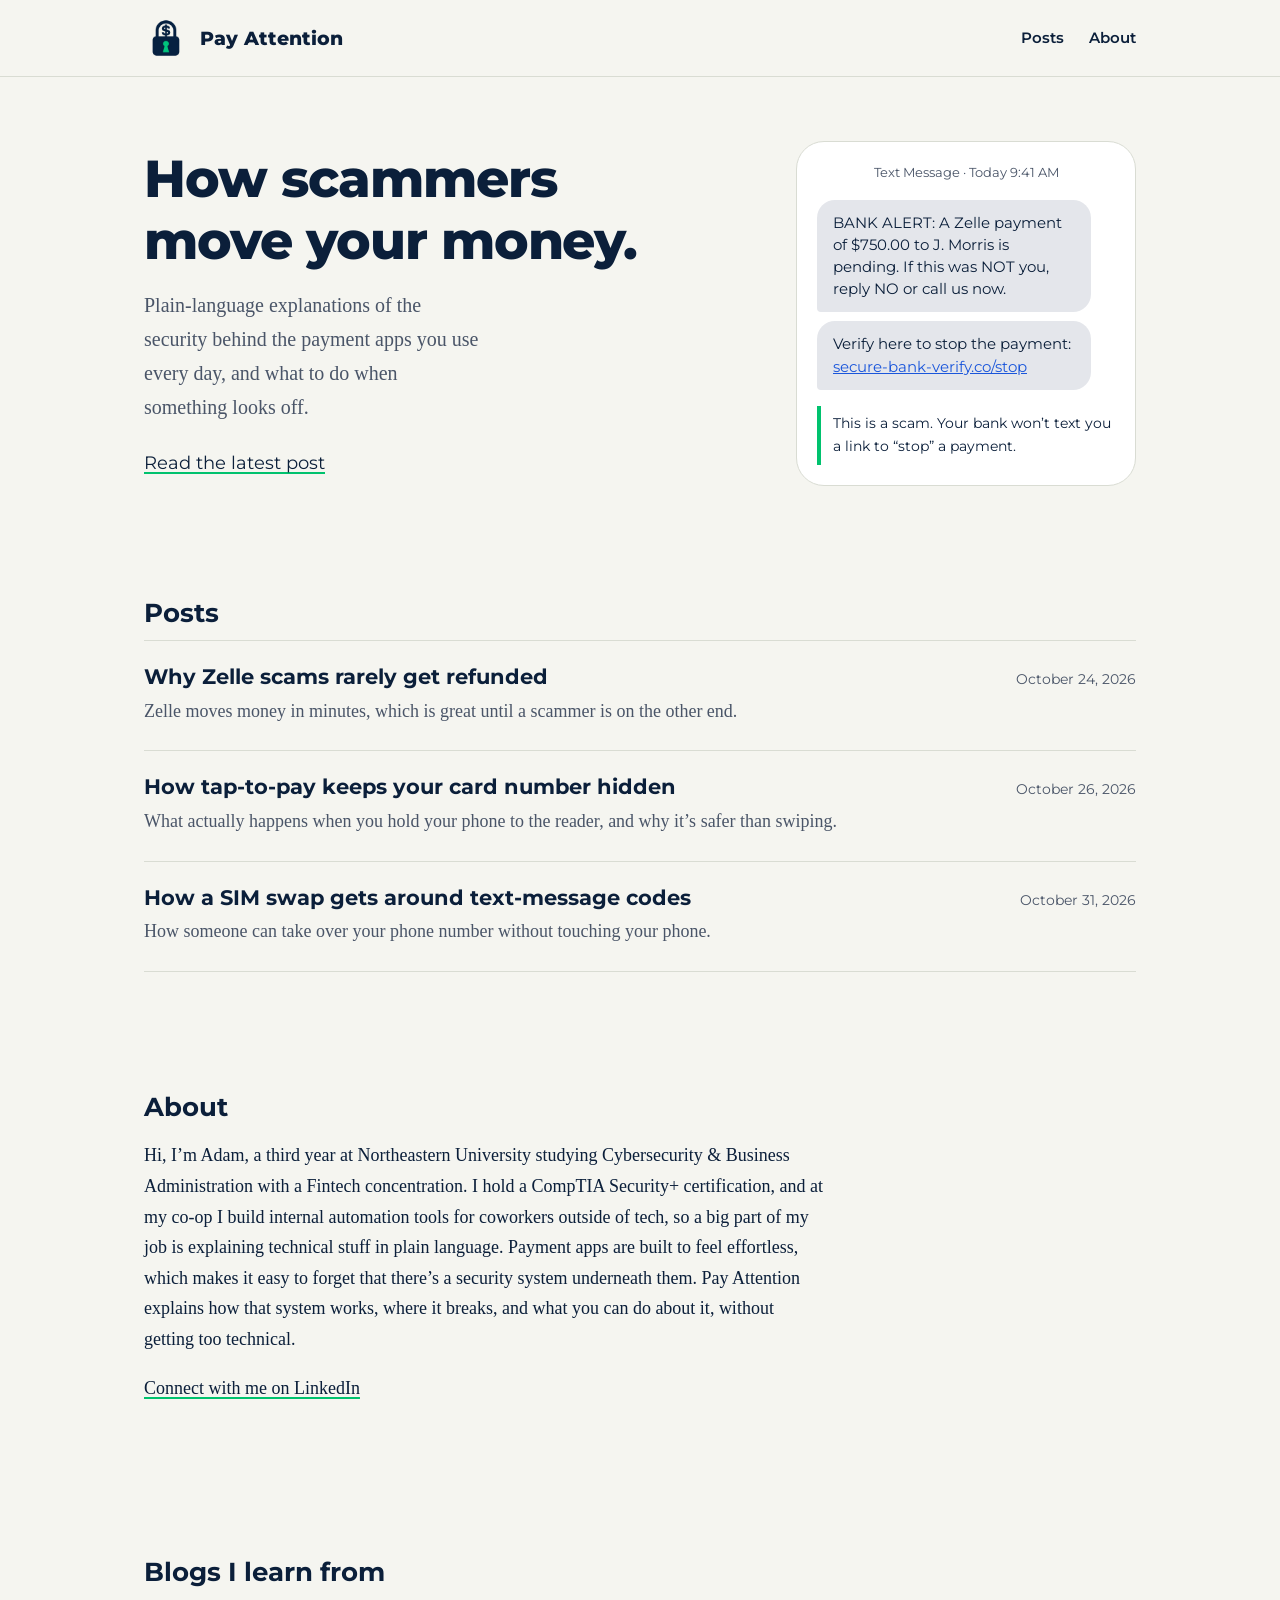
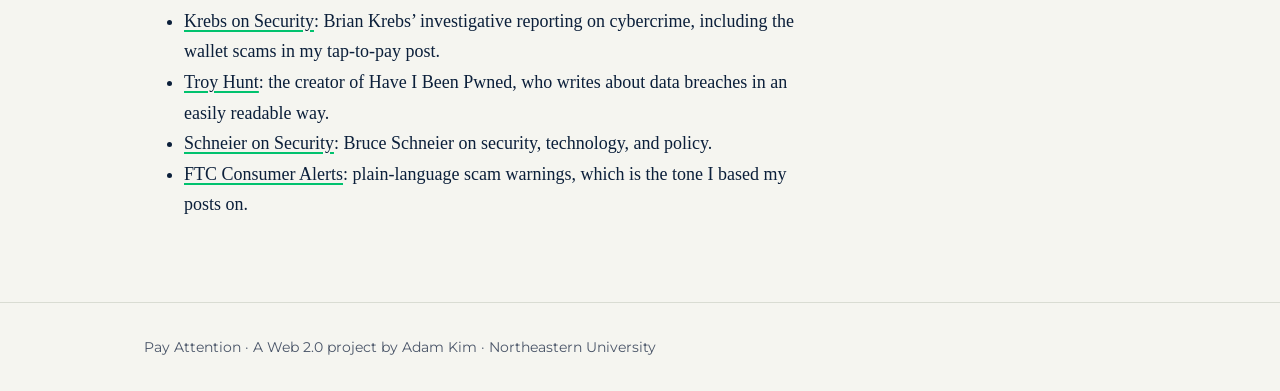
<file: index.html>
<!DOCTYPE html>
<html lang="en">
<head>
  <meta charset="UTF-8">
  <meta name="viewport" content="width=device-width, initial-scale=1">
  <title>Pay Attention | How scammers move your money</title>
  <meta name="description" content="Plain-language explanations of the cybersecurity behind Zelle, Venmo, Apple Pay, and bank logins.">
  <link rel="icon" href="logo.png">
  <link rel="preconnect" href="https://fonts.googleapis.com">
  <link rel="preconnect" href="https://fonts.gstatic.com" crossorigin>
  <link href="https://fonts.googleapis.com/css2?family=Montserrat:wght@600;700;800&display=swap" rel="stylesheet">
  <link rel="stylesheet" href="style.css">
</head>
<body>

  <header class="site-header">
    <div class="wrap">
      <a class="brand" href="index.html">
        <img src="logo.png" alt="Pay Attention logo: a navy padlock with a dollar sign in the shackle and a green keyhole">
        Pay Attention
      </a>
      <nav aria-label="Main">
        <a href="#posts">Posts</a>
        <a href="#about">About</a>
      </nav>
    </div>
  </header>

  <main class="wrap">

    <section class="hero">
      <div>
        <h1>How scammers move your money.</h1>
        <p class="lede">Plain-language explanations of the security behind the payment apps you use every day, and what to do when something looks off.</p>
        <a href="#posts" class="sans">Read the latest post</a>
      </div>

      <div class="phone" role="img" aria-label="Example of a scam text message pretending to be from a bank">
        <div class="phone-top">Text Message · Today 9:41 AM</div>
        <div class="bubble">BANK ALERT: A Zelle payment of $750.00 to J. Morris is pending. If this was NOT you, reply NO or call us now.</div>
        <div class="bubble">Verify here to stop the payment: <span class="fake-link">secure-bank-verify.co/stop</span></div>
        <div class="flag">This is a scam. Your bank won’t text you a link to “stop” a payment.</div>
      </div>
    </section>

    <section id="posts" class="posts">
      <h2>Posts</h2>

      <div class="post-row">
        <div>
          <h3><a href="posts/zelle-scams.html">Why Zelle scams rarely get refunded</a></h3>
          <p>Zelle moves money in minutes, which is great until a scammer is on the other end.</p>
        </div>
        <span class="status">October 24, 2026</span>
      </div>

      <div class="post-row">
        <div>
          <h3><a href="posts/tap-to-pay.html">How tap-to-pay keeps your card number hidden</a></h3>
          <p>What actually happens when you hold your phone to the reader, and why it’s safer than swiping.</p>
        </div>
        <span class="status">October 26, 2026</span>
      </div>

      <div class="post-row">
        <div>
          <h3><a href="posts/sim-swap.html">How a SIM swap gets around text-message codes</a></h3>
          <p>How someone can take over your phone number without touching your phone.</p>
        </div>
        <span class="status">October 31, 2026</span>
      </div>
    </section>

    <section id="about" class="about measure">
      <h2>About</h2>
      <p>Hi, I’m Adam, a third year at Northeastern University studying Cybersecurity &amp; Business Administration with a Fintech concentration. I hold a CompTIA Security+ certification, and at my co-op I build internal automation tools for coworkers outside of tech, so a big part of my job is explaining technical stuff in plain language. Payment apps are built to feel effortless, which makes it easy to forget that there’s a security system underneath them. Pay Attention explains how that system works, where it breaks, and what you can do about it, without getting too technical.</p>
      <p><a href="https://www.linkedin.com/in/adamkim28/">Connect with me on LinkedIn</a></p>
    </section>

    <section class="about measure">
      <h2>Blogs I learn from</h2>
      <ul>
        <li><a href="https://krebsonsecurity.com">Krebs on Security</a>: Brian Krebs’ investigative reporting on cybercrime, including the wallet scams in my tap-to-pay post.</li>
        <li><a href="https://www.troyhunt.com">Troy Hunt</a>: the creator of Have I Been Pwned, who writes about data breaches in an easily readable way.</li>
        <li><a href="https://www.schneier.com">Schneier on Security</a>: Bruce Schneier on security, technology, and policy.</li>
        <li><a href="https://consumer.ftc.gov/consumer-alerts">FTC Consumer Alerts</a>: plain-language scam warnings, which is the tone I based my posts on.</li>
      </ul>
    </section>

  </main>

  <footer class="site-footer">
    <div class="wrap">Pay Attention · A Web 2.0 project by Adam Kim · Northeastern University</div>
  </footer>

</body>
</html>
</file>
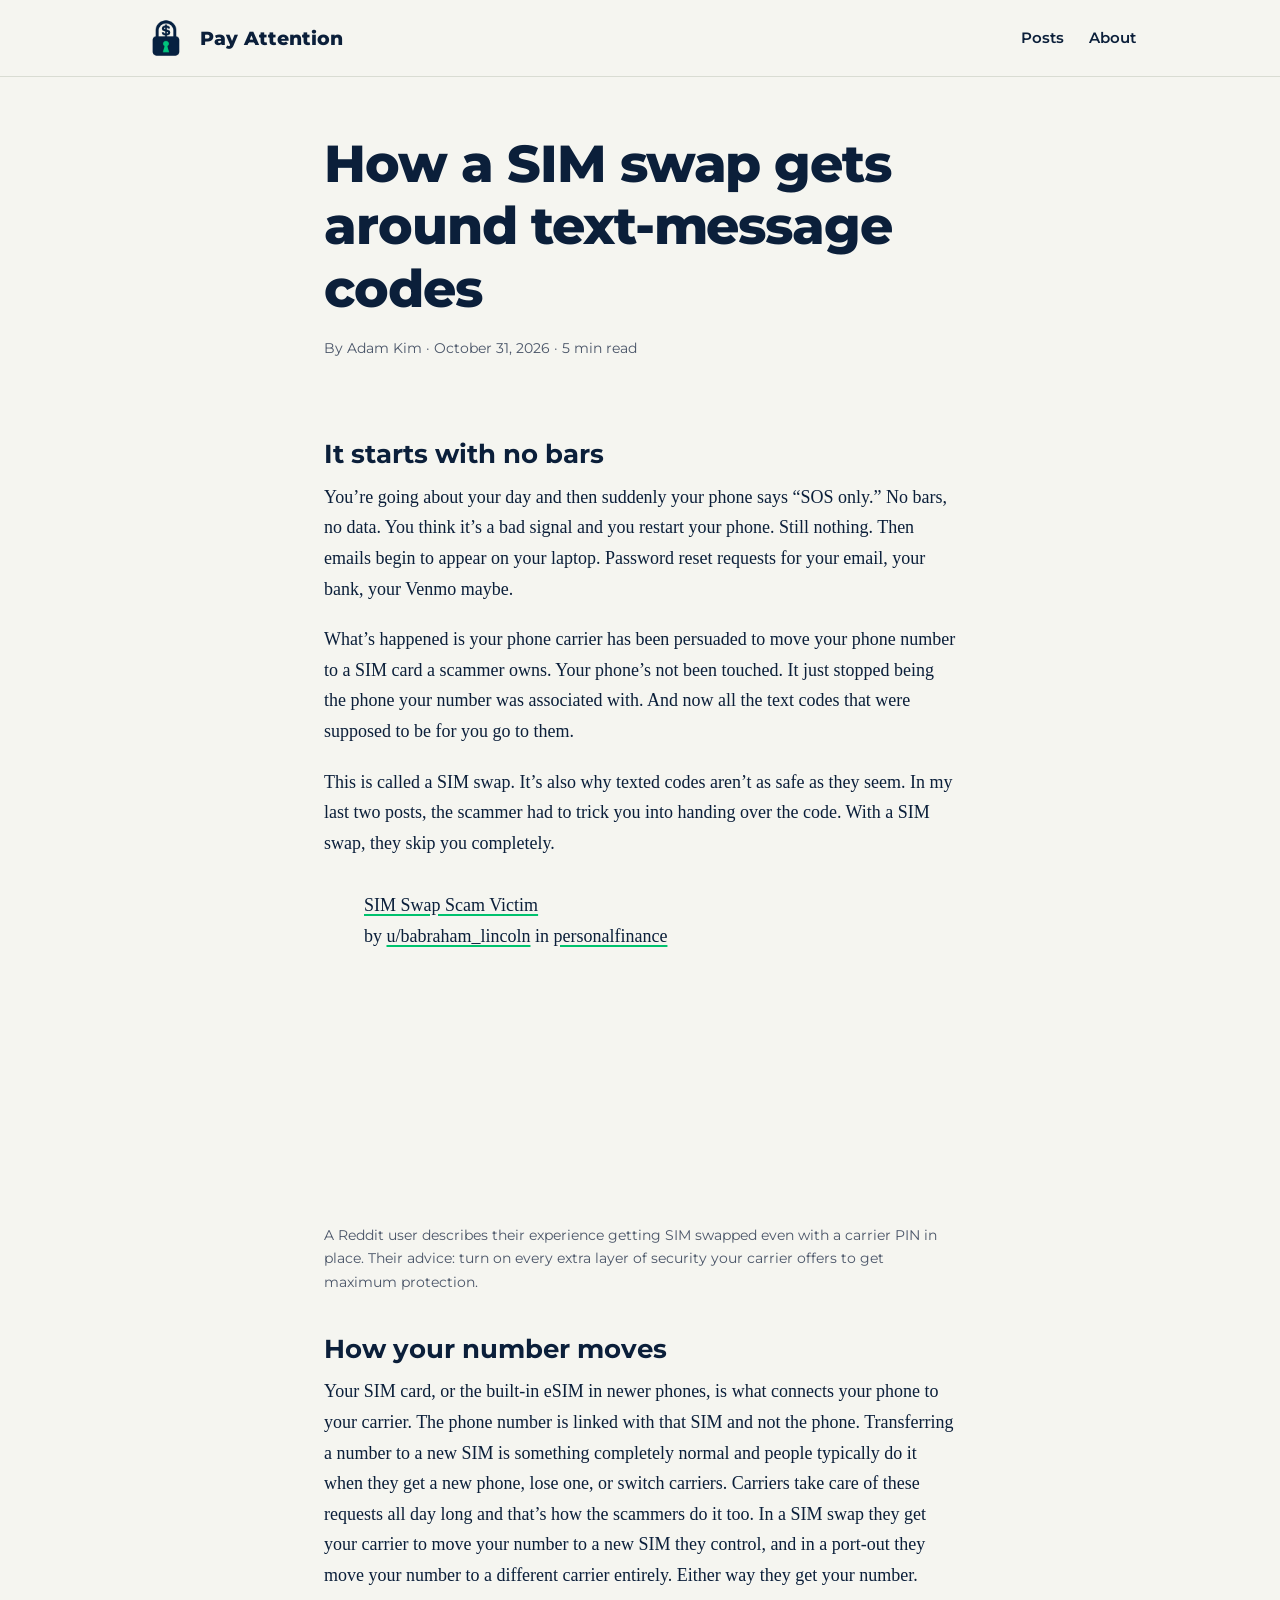
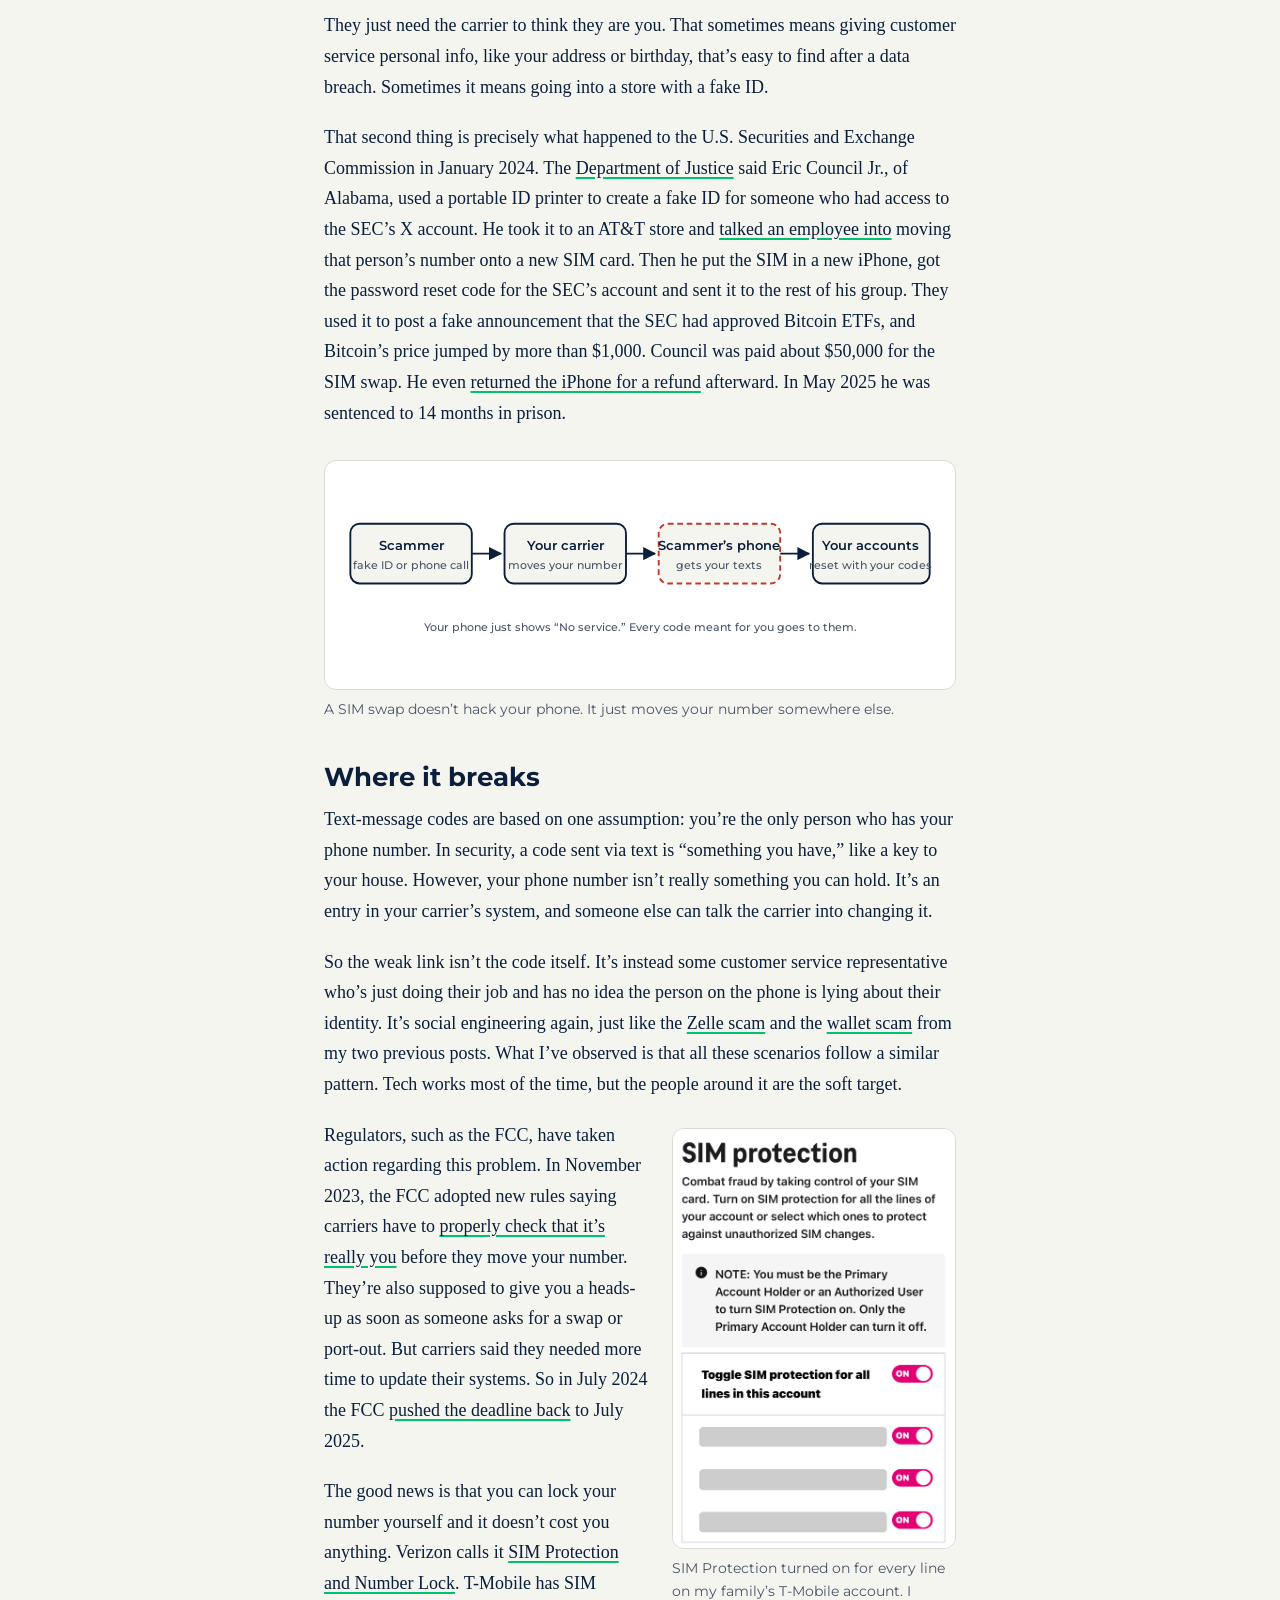
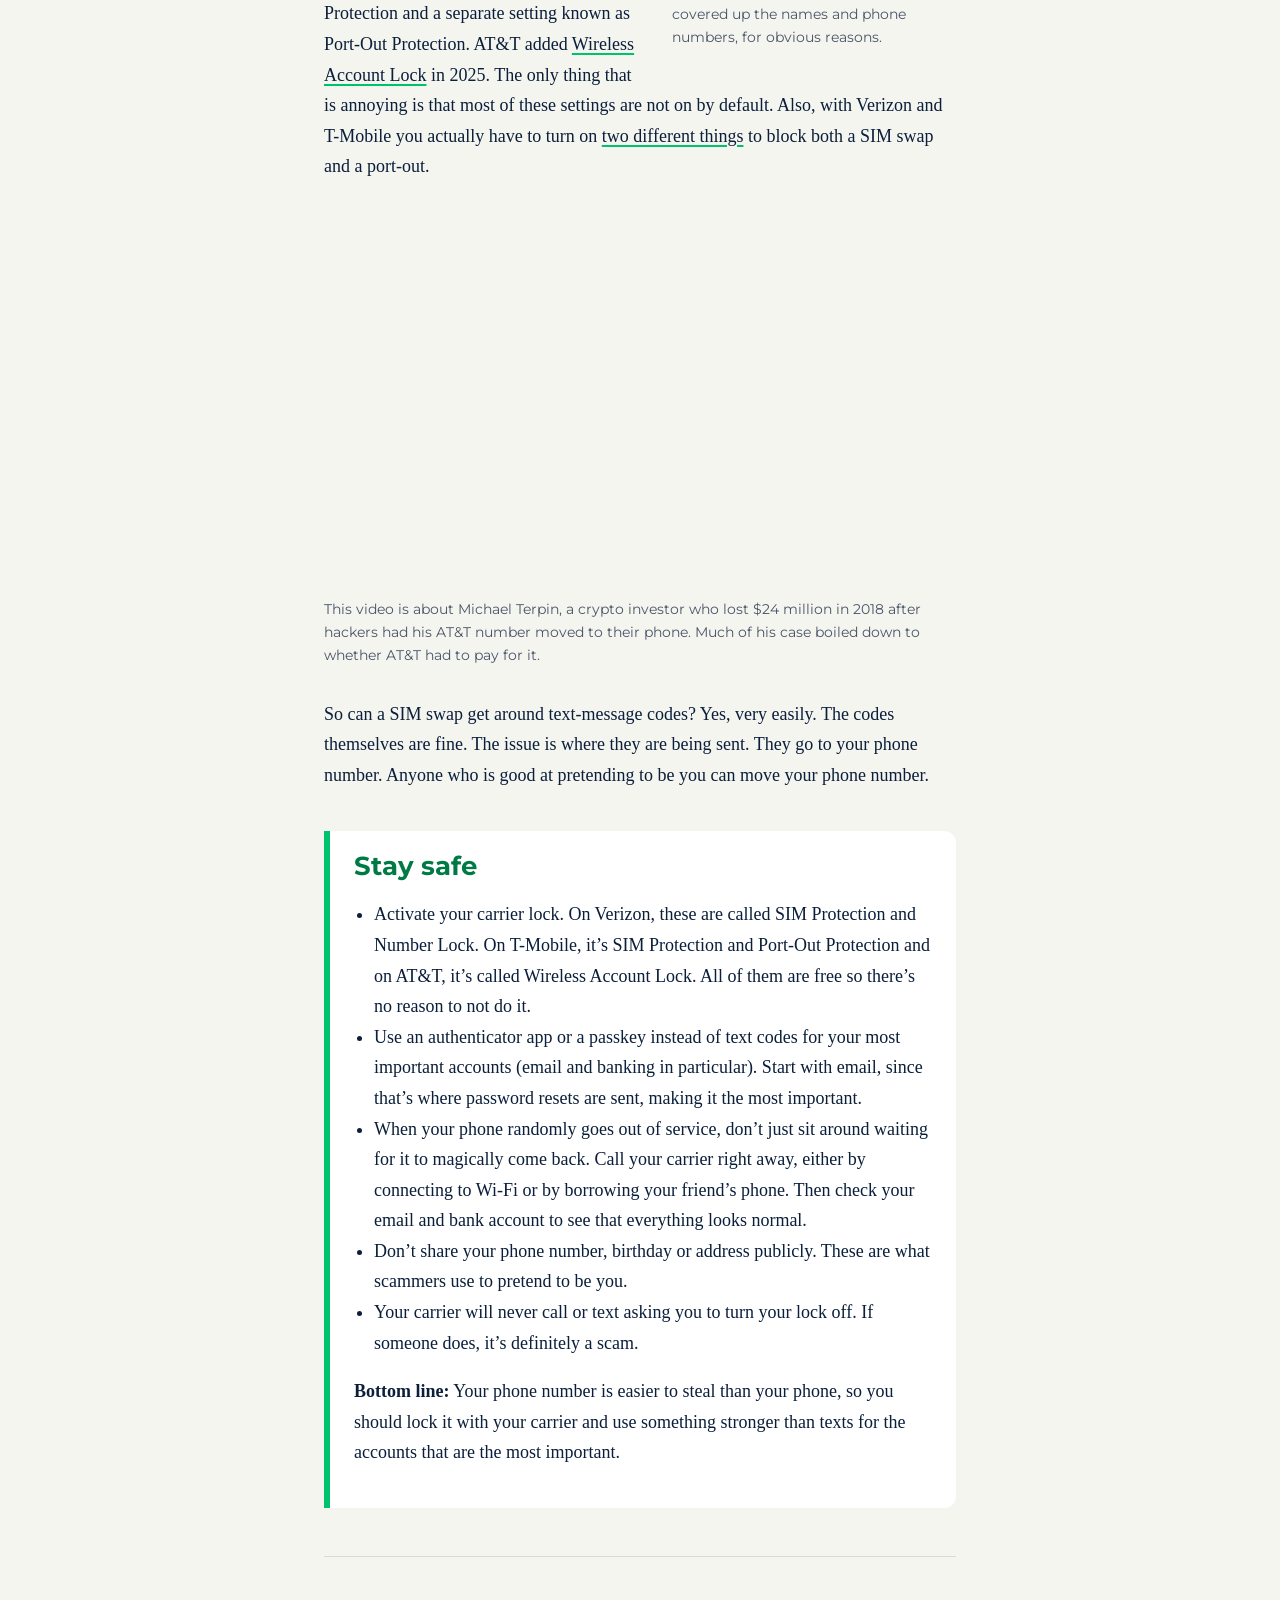
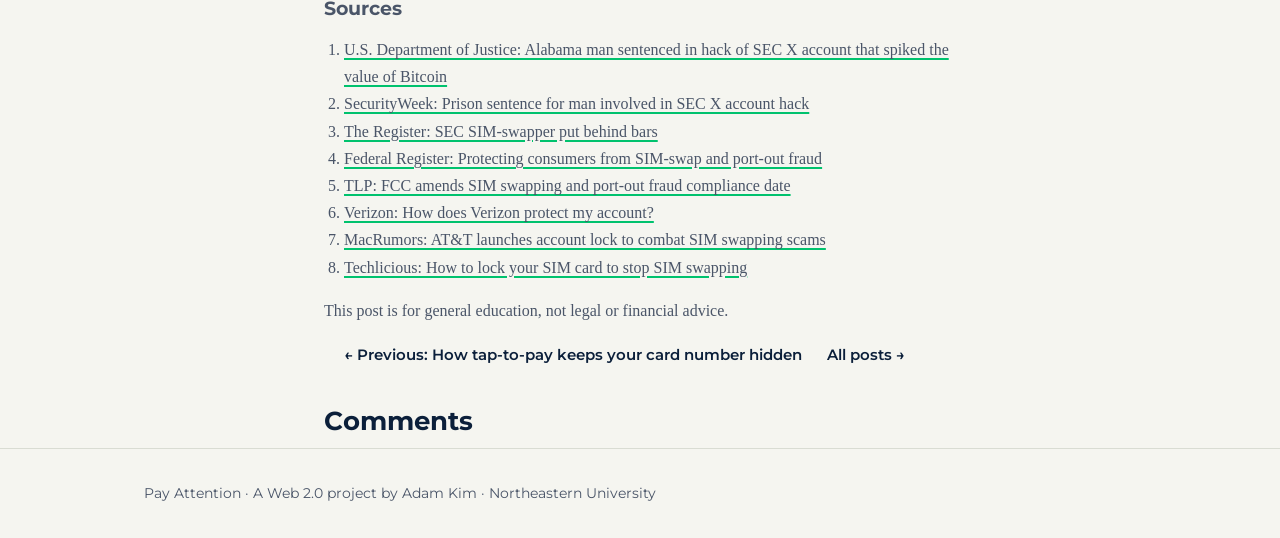
<file: posts/sim-swap.html>
<!DOCTYPE html>
<html lang="en">
<head>
  <meta charset="UTF-8">
  <meta name="viewport" content="width=device-width, initial-scale=1">
  <title>How a SIM swap gets around text-message codes | Pay Attention</title>
  <meta name="description" content="How scammers take over your phone number without touching your phone, and how to lock it down.">
  <link rel="icon" href="../logo.png">
  <link rel="preconnect" href="https://fonts.googleapis.com">
  <link rel="preconnect" href="https://fonts.gstatic.com" crossorigin>
  <link href="https://fonts.googleapis.com/css2?family=Montserrat:wght@500;600;700;800&display=swap" rel="stylesheet">
  <link rel="stylesheet" href="../style.css">
</head>
<body>

  <header class="site-header">
    <div class="wrap">
      <a class="brand" href="../index.html">
        <img src="../logo.png" alt="Pay Attention logo: a navy padlock with a dollar sign in the shackle and a green keyhole">
        Pay Attention
      </a>
      <nav aria-label="Main">
        <a href="../index.html#posts">Posts</a>
        <a href="../index.html#about">About</a>
      </nav>
    </div>
  </header>

  <main class="wrap measure">

    <header class="post-head">
      <h1>How a SIM swap gets around text-message codes</h1>
      <p class="meta">By Adam Kim · October 31, 2026 · 5 min read</p>
    </header>

    <article>

      <h2>It starts with no bars</h2>
      <p>You’re going about your day and then suddenly your phone says “SOS only.” No bars, no data. You think it’s a bad signal and you restart your phone. Still nothing. Then emails begin to appear on your laptop. Password reset requests for your email, your bank, your Venmo maybe.</p>
      <p>What’s happened is your phone carrier has been persuaded to move your phone number to a SIM card a scammer owns. Your phone’s not been touched. It just stopped being the phone your number was associated with. And now all the text codes that were supposed to be for you go to them.</p>
      <p>This is called a SIM swap. It’s also why texted codes aren’t as safe as they seem. In my last two posts, the scammer had to trick you into handing over the code. With a SIM swap, they skip you completely.</p>

      <figure>
        <blockquote class="reddit-embed-bq" style="height:316px" data-embed-height="316">
<a href="https://www.reddit.com/r/personalfinance/comments/1gb7jhs/sim_swap_scam_victim/">SIM Swap Scam Victim </a><br> by
<a href="https://www.reddit.com/user/babraham_lincoln/">u/babraham_lincoln</a> in
<a href="https://www.reddit.com/r/personalfinance/">personalfinance</a>
</blockquote><script async="" src="https://embed.reddit.com/widgets.js" charset="UTF-8"></script>
        <figcaption>A Reddit user describes their experience getting SIM swapped even with a carrier PIN in place. Their advice: turn on every extra layer of security your carrier offers to get maximum protection.</figcaption>
      </figure>

      <h2>How your number moves</h2>
      <p>Your SIM card, or the built-in eSIM in newer phones, is what connects your phone to your carrier. The phone number is linked with that SIM and not the phone. Transferring a number to a new SIM is something completely normal and people typically do it when they get a new phone, lose one, or switch carriers. Carriers take care of these requests all day long and that’s how the scammers do it too. In a SIM swap they get your carrier to move your number to a new SIM they control, and in a port-out they move your number to a different carrier entirely. Either way they get your number.</p>
      <p>They just need the carrier to think they are you. That sometimes means giving customer service personal info, like your address or birthday, that’s easy to find after a data breach. Sometimes it means going into a store with a fake ID.</p>
      <p>That second thing is precisely what happened to the U.S. Securities and Exchange Commission in January 2024. The <a href="https://www.justice.gov/usao-dc/pr/alabama-man-sentenced-hack-sec-x-account-spiked-value-bitcoin">Department of Justice</a> said Eric Council Jr., of Alabama, used a portable ID printer to create a fake ID for someone who had access to the SEC’s X account. He took it to an AT&amp;T store and <a href="https://www.securityweek.com/prison-sentence-for-man-involved-in-sec-x-account-hack/">talked an employee into</a> moving that person’s number onto a new SIM card. Then he put the SIM in a new iPhone, got the password reset code for the SEC’s account and sent it to the rest of his group. They used it to post a fake announcement that the SEC had approved Bitcoin ETFs, and Bitcoin’s price jumped by more than $1,000. Council was paid about $50,000 for the SIM swap. He even <a href="https://www.theregister.com/2025/05/19/sim_swapper_sec_x_account/">returned the iPhone for a refund</a> afterward. In May 2025 he was sentenced to 14 months in prison.</p>

      <figure>
        <div class="diagram">
          <svg viewBox="0 0 640 210" role="img" aria-labelledby="sim-diagram-title sim-diagram-desc">
            <title id="sim-diagram-title">How a SIM swap works</title>
            <desc id="sim-diagram-desc">A scammer uses a fake ID or a phone call to convince your carrier to move your number. The carrier moves your number to the scammer’s phone. The scammer’s phone now gets your texts, including password reset codes, which they use to take over your accounts. Meanwhile your phone shows no service.</desc>
            <defs>
              <marker id="arrowhead" viewBox="0 0 10 10" refX="9" refY="5" markerWidth="7" markerHeight="7" orient="auto-start-reverse">
                <path class="arrowhead" d="M0,0 L10,5 L0,10 z"/>
              </marker>
            </defs>
            <rect class="box" x="10" y="50" width="130" height="64" rx="10"/>
            <text x="75" y="78" text-anchor="middle">Scammer</text>
            <text x="75" y="98" text-anchor="middle" class="small">fake ID or phone call</text>
            <rect class="box" x="175" y="50" width="130" height="64" rx="10"/>
            <text x="240" y="78" text-anchor="middle">Your carrier</text>
            <text x="240" y="98" text-anchor="middle" class="small">moves your number</text>
            <rect class="box-scam" x="340" y="50" width="130" height="64" rx="10"/>
            <text x="405" y="78" text-anchor="middle">Scammer’s phone</text>
            <text x="405" y="98" text-anchor="middle" class="small">gets your texts</text>
            <rect class="box" x="505" y="50" width="125" height="64" rx="10"/>
            <text x="567" y="78" text-anchor="middle">Your accounts</text>
            <text x="567" y="98" text-anchor="middle" class="small">reset with your codes</text>
            <line class="arrow" x1="140" y1="82" x2="171" y2="82"/>
            <line class="arrow" x1="305" y1="82" x2="336" y2="82"/>
            <line class="arrow" x1="470" y1="82" x2="501" y2="82"/>
            <text x="320" y="165" text-anchor="middle" class="small">Your phone just shows “No service.” Every code meant for you goes to them.</text>
          </svg>
        </div>
        <figcaption>A SIM swap doesn’t hack your phone. It just moves your number somewhere else.</figcaption>
      </figure>

      <h2>Where it breaks</h2>
      <p>Text-message codes are based on one assumption: you’re the only person who has your phone number. In security, a code sent via text is “something you have,” like a key to your house. However, your phone number isn’t really something you can hold. It’s an entry in your carrier’s system, and someone else can talk the carrier into changing it.</p>
      <p>So the weak link isn’t the code itself. It’s instead some customer service representative who’s just doing their job and has no idea the person on the phone is lying about their identity. It’s social engineering again, just like the <a href="zelle-scams.html">Zelle scam</a> and the <a href="tap-to-pay.html">wallet scam</a> from my two previous posts. What I’ve observed is that all these scenarios follow a similar pattern. Tech works most of the time, but the people around it are the soft target.</p>

      <figure class="right">
        <img src="sim-protection.png" alt="Screenshot of T-Mobile's SIM protection settings with the toggle turned on for every line on the account, with names and phone numbers covered">
        <figcaption>SIM Protection turned on for every line on my family’s T-Mobile account. I covered up the names and phone numbers, for obvious reasons.</figcaption>
      </figure>

      <p>Regulators, such as the FCC, have taken action regarding this problem. In November 2023, the FCC adopted new rules saying carriers have to <a href="https://www.govinfo.gov/content/pkg/FR-2023-12-08/html/2023-26338.htm">properly check that it’s really you</a> before they move your number. They’re also supposed to give you a heads-up as soon as someone asks for a swap or port-out. But carriers said they needed more time to update their systems. So in July 2024 the FCC <a href="https://www.tlp.law/2024/07/08/fcc-amends-sim-swapping-port-out-fraud-compliance-date/">pushed the deadline back</a> to July 2025.</p>
      <p>The good news is that you can lock your number yourself and it doesn’t cost you anything. Verizon calls it <a href="https://www.verizon.com/about/account-security/how-does-verizon-protect-my-account">SIM Protection and Number Lock</a>. T-Mobile has SIM Protection and a separate setting known as Port-Out Protection. AT&amp;T added <a href="https://macrumors.com/2025/07/01/account-lock-sim-swapping">Wireless Account Lock</a> in 2025. The only thing that is annoying is that most of these settings are not on by default. Also, with Verizon and T-Mobile you actually have to turn on <a href="https://www.techlicious.com/tip/lock-sim-card-sim-swapping/">two different things</a> to block both a SIM swap and a port-out.</p>

      <div class="clear"></div>

      <figure>
        <div class="embed">
          <iframe src="https://www.youtube.com/embed/dM5BJxoa_q0" title="How SIM swappers stole $24 million from Michael Terpin" allow="accelerometer; autoplay; clipboard-write; encrypted-media; gyroscope; picture-in-picture; web-share" referrerpolicy="strict-origin-when-cross-origin" allowfullscreen></iframe>
        </div>
        <figcaption>This video is about Michael Terpin, a crypto investor who lost $24 million in 2018 after hackers had his AT&amp;T number moved to their phone. Much of his case boiled down to whether AT&amp;T had to pay for it.</figcaption>
      </figure>

      <p>So can a SIM swap get around text-message codes? Yes, very easily. The codes themselves are fine. The issue is where they are being sent. They go to your phone number. Anyone who is good at pretending to be you can move your phone number.</p>

      <section class="takeaway">
        <h2>Stay safe</h2>
        <ul>
          <li>Activate your carrier lock. On Verizon, these are called SIM Protection and Number Lock. On T-Mobile, it’s SIM Protection and Port-Out Protection and on AT&amp;T, it’s called Wireless Account Lock. All of them are free so there’s no reason to not do it.</li>
          <li>Use an authenticator app or a passkey instead of text codes for your most important accounts (email and banking in particular). Start with email, since that’s where password resets are sent, making it the most important.</li>
          <li>When your phone randomly goes out of service, don’t just sit around waiting for it to magically come back. Call your carrier right away, either by connecting to Wi-Fi or by borrowing your friend’s phone. Then check your email and bank account to see that everything looks normal.</li>
          <li>Don’t share your phone number, birthday or address publicly. These are what scammers use to pretend to be you.</li>
          <li>Your carrier will never call or text asking you to turn your lock off. If someone does, it’s definitely a scam.</li>
        </ul>
        <p><strong>Bottom line:</strong> Your phone number is easier to steal than your phone, so you should lock it with your carrier and use something stronger than texts for the accounts that are the most important.</p>
      </section>

      <div class="sources">
        <h3>Sources</h3>
        <ol>
          <li><a href="https://www.justice.gov/usao-dc/pr/alabama-man-sentenced-hack-sec-x-account-spiked-value-bitcoin">U.S. Department of Justice: Alabama man sentenced in hack of SEC X account that spiked the value of Bitcoin</a></li>
          <li><a href="https://www.securityweek.com/prison-sentence-for-man-involved-in-sec-x-account-hack/">SecurityWeek: Prison sentence for man involved in SEC X account hack</a></li>
          <li><a href="https://www.theregister.com/2025/05/19/sim_swapper_sec_x_account/">The Register: SEC SIM-swapper put behind bars</a></li>
          <li><a href="https://www.govinfo.gov/content/pkg/FR-2023-12-08/html/2023-26338.htm">Federal Register: Protecting consumers from SIM-swap and port-out fraud</a></li>
          <li><a href="https://www.tlp.law/2024/07/08/fcc-amends-sim-swapping-port-out-fraud-compliance-date/">TLP: FCC amends SIM swapping and port-out fraud compliance date</a></li>
          <li><a href="https://www.verizon.com/about/account-security/how-does-verizon-protect-my-account">Verizon: How does Verizon protect my account?</a></li>
          <li><a href="https://macrumors.com/2025/07/01/account-lock-sim-swapping">MacRumors: AT&amp;T launches account lock to combat SIM swapping scams</a></li>
          <li><a href="https://www.techlicious.com/tip/lock-sim-card-sim-swapping/">Techlicious: How to lock your SIM card to stop SIM swapping</a></li>
        </ol>
        <p>This post is for general education, not legal or financial advice.</p>
      </div>

      <nav class="post-nav" aria-label="More posts">
        <a href="tap-to-pay.html">← Previous: How tap-to-pay keeps your card number hidden</a>
        <a href="../index.html#posts">All posts →</a>
      </nav>

      <section class="comments">
        <h2>Comments</h2>
        <script src="https://giscus.app/client.js"
          data-repo="KimAdam24/pay-attention"
          data-repo-id="R_kgDOVdtPqw"
          data-category="Announcements"
          data-category-id="DIC_kwDOVdtPq84DKa3u"
          data-mapping="pathname"
          data-strict="0"
          data-reactions-enabled="1"
          data-emit-metadata="0"
          data-input-position="bottom"
          data-theme="preferred_color_scheme"
          data-lang="en"
          data-loading="lazy"
          crossorigin="anonymous"
          async>
        </script>
      </section>
    </article>
  </main>

  <footer class="site-footer">
    <div class="wrap">Pay Attention · A Web 2.0 project by Adam Kim · Northeastern University</div>
  </footer>

</body>
</html>
</file>
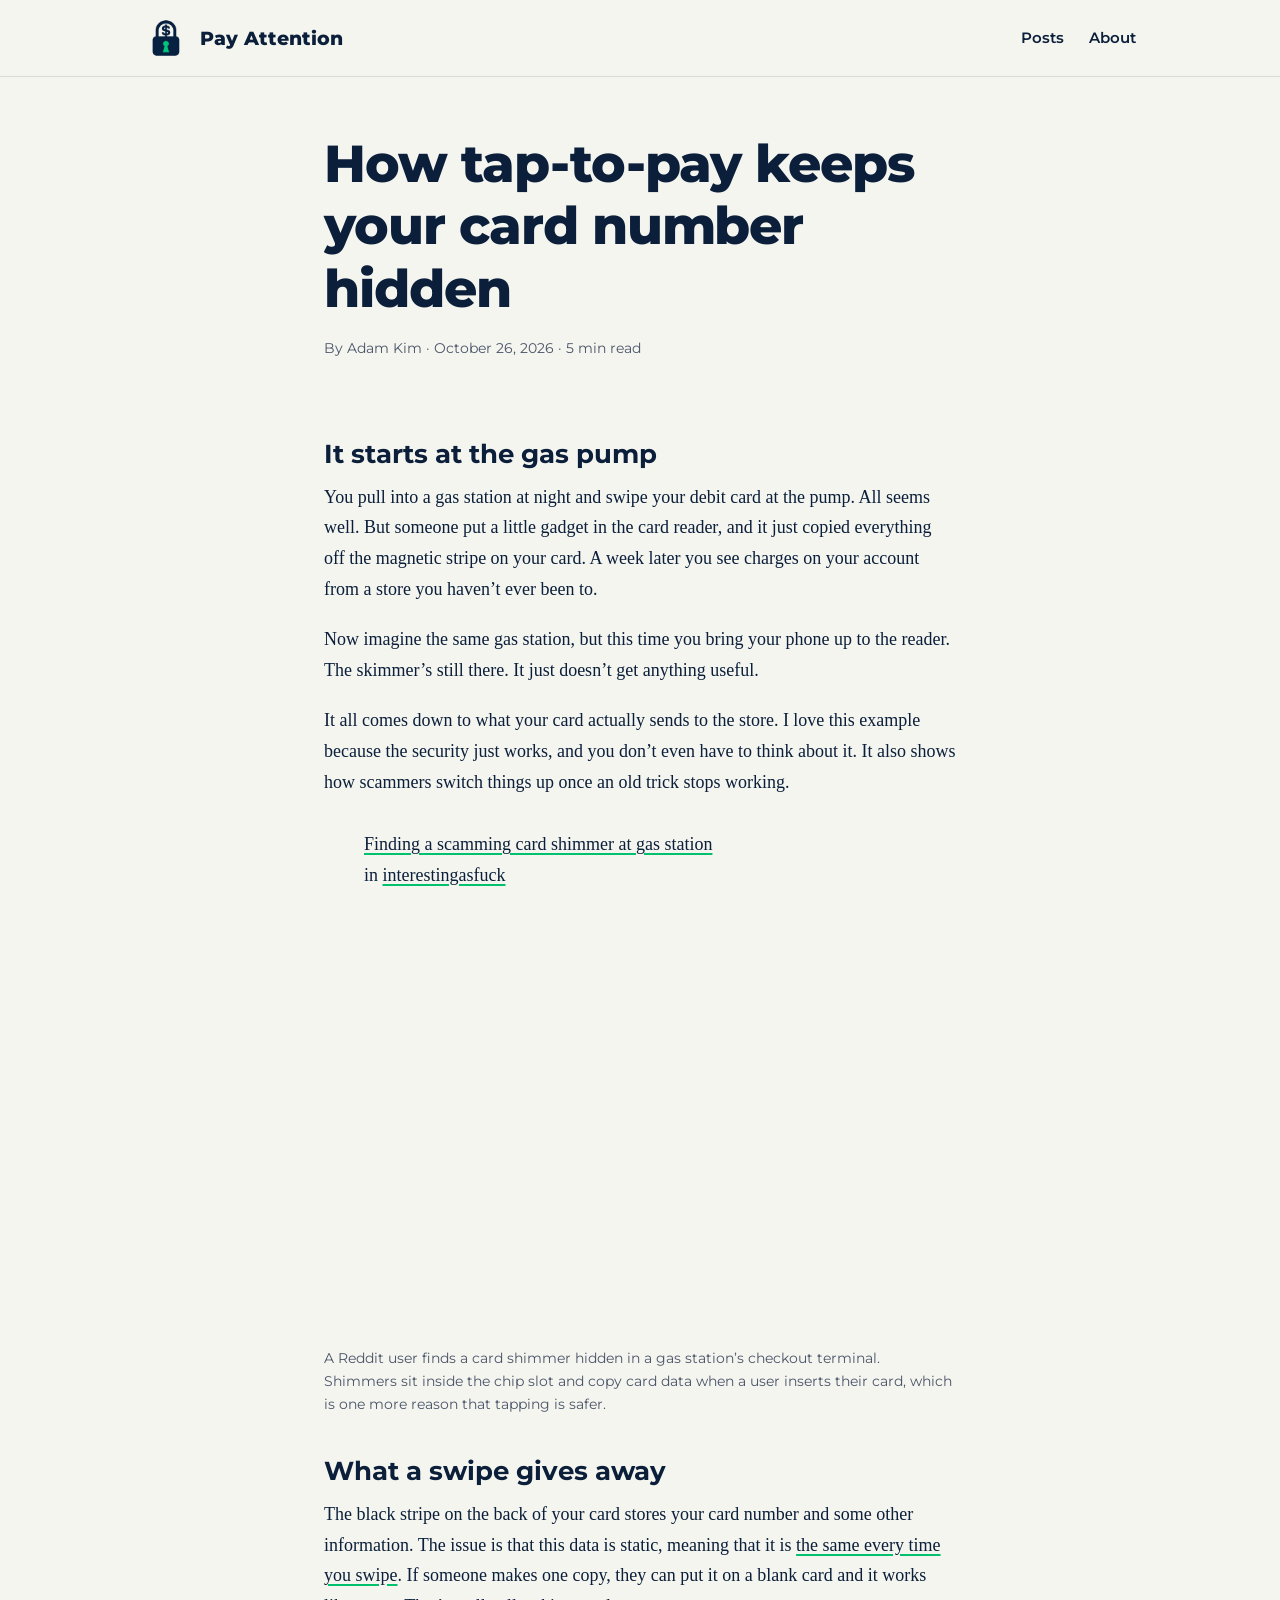
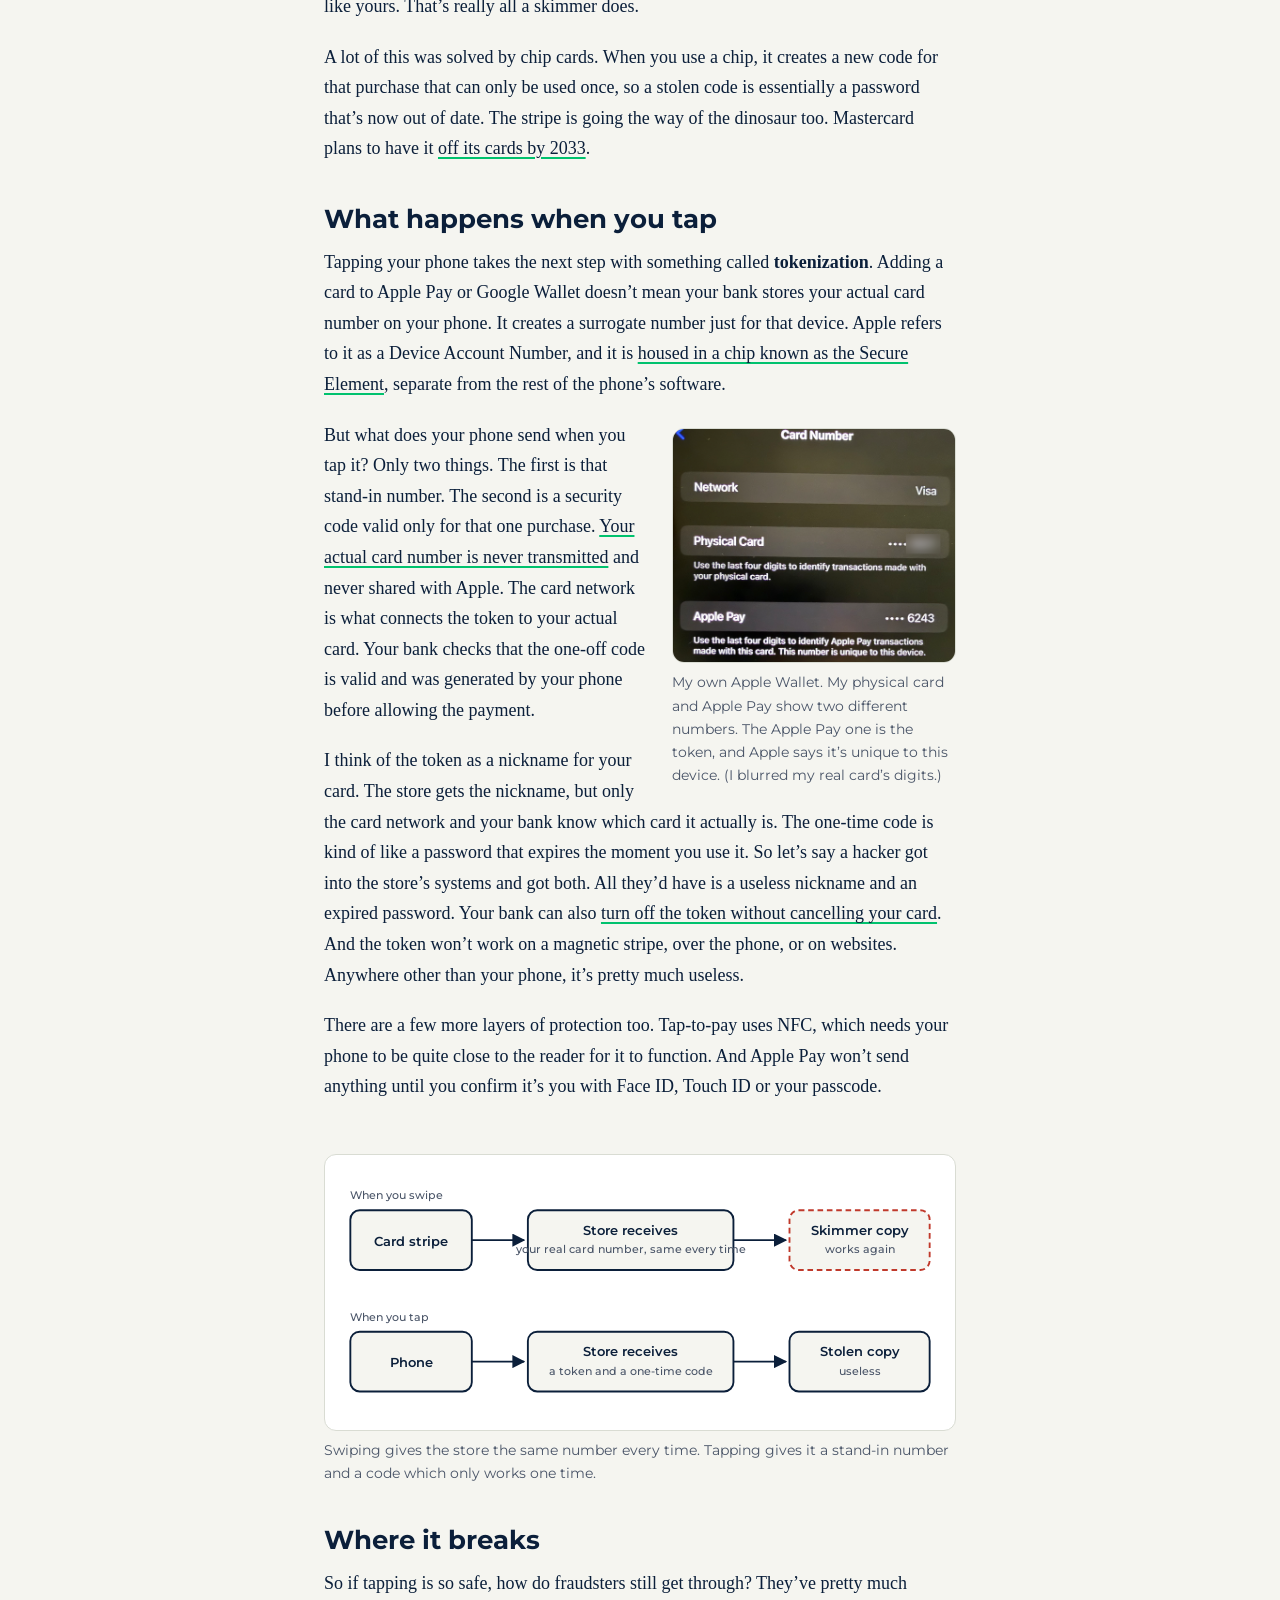
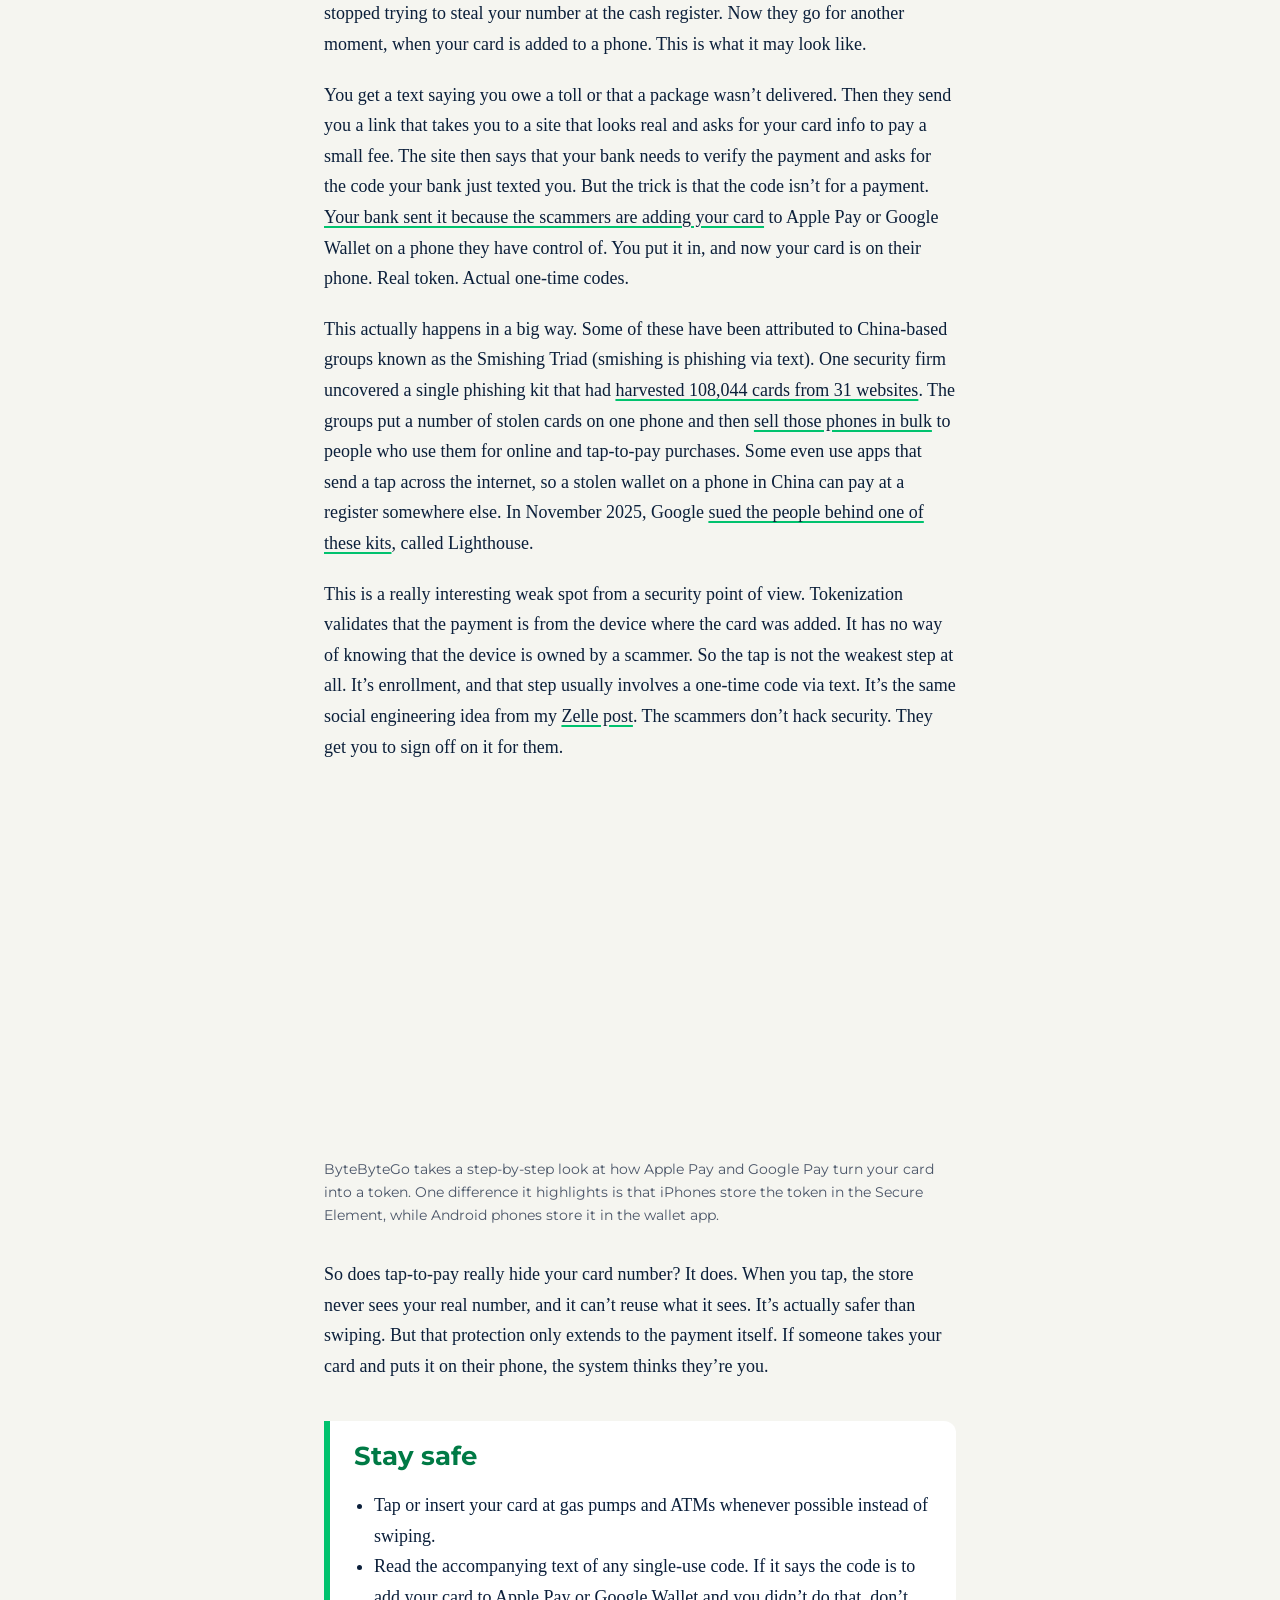
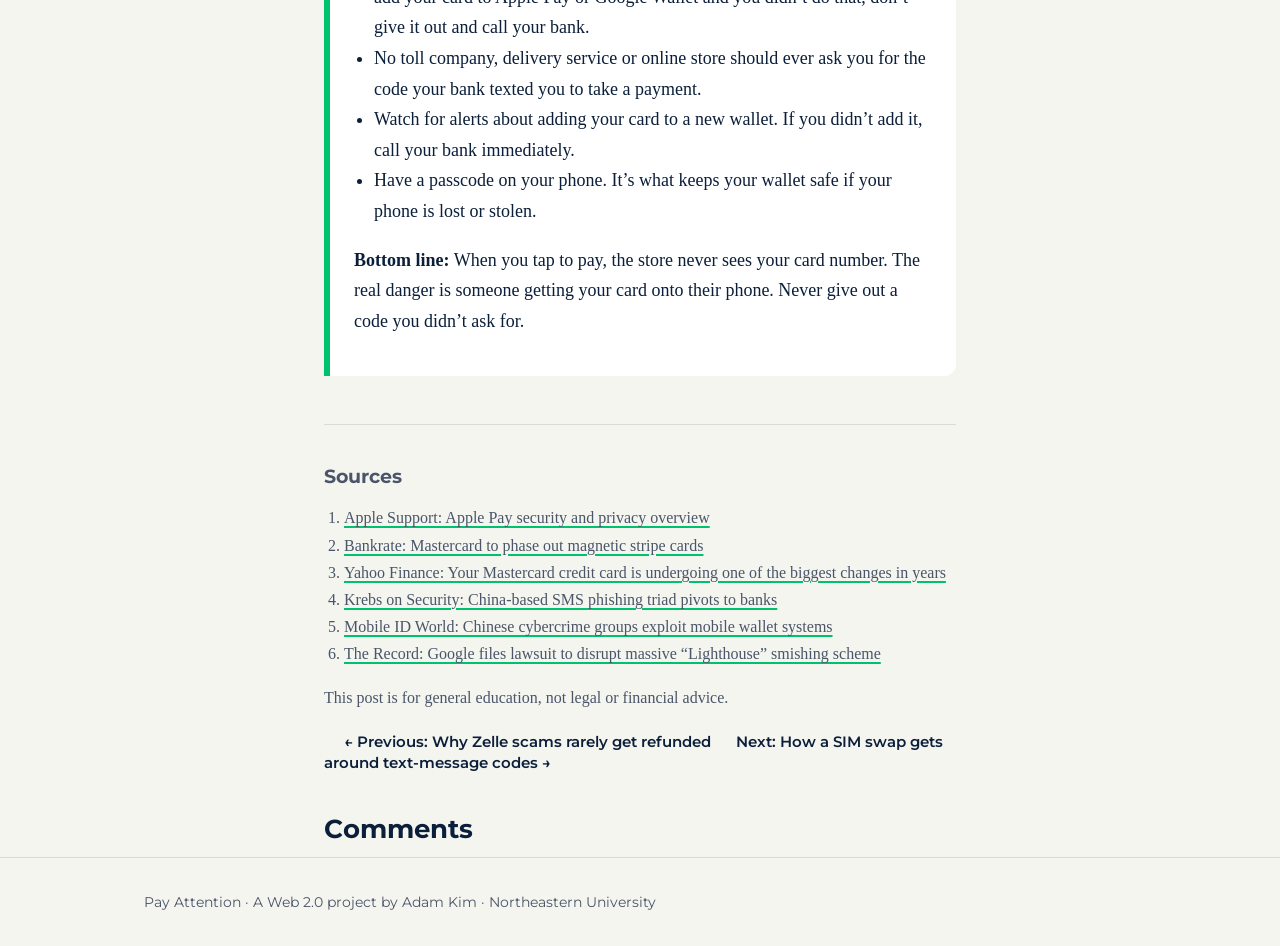
<file: posts/tap-to-pay.html>
<!DOCTYPE html>
<html lang="en">
<head>
  <meta charset="UTF-8">
  <meta name="viewport" content="width=device-width, initial-scale=1">
  <title>How tap-to-pay keeps your card number hidden | Pay Attention</title>
  <meta name="description" content="What your phone actually sends when you tap to pay, why it’s safer than swiping, and the scam that gets around it.">
  <link rel="icon" href="../logo.png">
  <link rel="preconnect" href="https://fonts.googleapis.com">
  <link rel="preconnect" href="https://fonts.gstatic.com" crossorigin>
  <link href="https://fonts.googleapis.com/css2?family=Montserrat:wght@500;600;700;800&display=swap" rel="stylesheet">
  <link rel="stylesheet" href="../style.css">
</head>
<body>

  <header class="site-header">
    <div class="wrap">
      <a class="brand" href="../index.html">
        <img src="../logo.png" alt="Pay Attention logo: a navy padlock with a dollar sign in the shackle and a green keyhole">
        Pay Attention
      </a>
      <nav aria-label="Main">
        <a href="../index.html#posts">Posts</a>
        <a href="../index.html#about">About</a>
      </nav>
    </div>
  </header>

  <main class="wrap measure">

    <header class="post-head">
      <h1>How tap-to-pay keeps your card number hidden</h1>
      <p class="meta">By Adam Kim · October 26, 2026 · 5 min read</p>
    </header>

    <article>

      <h2>It starts at the gas pump</h2>
      <p>You pull into a gas station at night and swipe your debit card at the pump. All seems well. But someone put a little gadget in the card reader, and it just copied everything off the magnetic stripe on your card. A week later you see charges on your account from a store you haven’t ever been to.</p>
      <p>Now imagine the same gas station, but this time you bring your phone up to the reader. The skimmer’s still there. It just doesn’t get anything useful.</p>
      <p>It all comes down to what your card actually sends to the store. I love this example because the security just works, and you don’t even have to think about it. It also shows how scammers switch things up once an old trick stops working.</p>

      <figure>
        <blockquote class="reddit-embed-bq" style="height:500px" data-embed-height="500">
<a href="https://www.reddit.com/r/interestingasfuck/comments/vrvkc0/finding_a_scamming_card_shimmer_at_gas_station/">Finding a scamming card shimmer at gas station</a><br> in
<a href="https://www.reddit.com/r/interestingasfuck/">interestingasfuck</a>
</blockquote><script async="" src="https://embed.reddit.com/widgets.js" charset="UTF-8"></script>
        <figcaption>A Reddit user finds a card shimmer hidden in a gas station’s checkout terminal. Shimmers sit inside the chip slot and copy card data when a user inserts their card, which is one more reason that tapping is safer.</figcaption>
      </figure>

      <h2>What a swipe gives away</h2>
      <p>The black stripe on the back of your card stores your card number and some other information. The issue is that this data is static, meaning that it is <a href="https://bankrate.com/credit-cards/news/mastercard-phasing-out-magnetic-stripe-cards">the same every time you swipe</a>. If someone makes one copy, they can put it on a blank card and it works like yours. That’s really all a skimmer does.</p>
      <p>A lot of this was solved by chip cards. When you use a chip, it creates a new code for that purchase that can only be used once, so a stolen code is essentially a password that’s now out of date. The stripe is going the way of the dinosaur too. Mastercard plans to have it <a href="https://uk.finance.yahoo.com/news/why-mastercard-stripping-stripe-credit-213000374.html">off its cards by 2033</a>.</p>

      <h2>What happens when you tap</h2>
      <p>Tapping your phone takes the next step with something called <strong>tokenization</strong>. Adding a card to Apple Pay or Google Wallet doesn’t mean your bank stores your actual card number on your phone. It creates a surrogate number just for that device. Apple refers to it as a Device Account Number, and it is <a href="https://support.apple.com/101554">housed in a chip known as the Secure Element</a>, separate from the rest of the phone’s software.</p>

      <figure class="right">
        <img src="wallet-card-numbers.png" alt="Photo of the Card Number screen in Apple Wallet showing the physical card's last four digits blurred out and a different Apple Pay number ending in 6243, which Apple says is unique to this device">
        <figcaption>My own Apple Wallet. My physical card and Apple Pay show two different numbers. The Apple Pay one is the token, and Apple says it’s unique to this device. (I blurred my real card’s digits.)</figcaption>
      </figure>

      <p>But what does your phone send when you tap it? Only two things. The first is that stand-in number. The second is a security code valid only for that one purchase. <a href="https://support.apple.com/101554">Your actual card number is never transmitted</a> and never shared with Apple. The card network is what connects the token to your actual card. Your bank checks that the one-off code is valid and was generated by your phone before allowing the payment.</p>
      <p>I think of the token as a nickname for your card. The store gets the nickname, but only the card network and your bank know which card it actually is. The one-time code is kind of like a password that expires the moment you use it. So let’s say a hacker got into the store’s systems and got both. All they’d have is a useless nickname and an expired password. Your bank can also <a href="https://support.apple.com/101554">turn off the token without cancelling your card</a>. And the token won’t work on a magnetic stripe, over the phone, or on websites. Anywhere other than your phone, it’s pretty much useless.</p>
      <p>There are a few more layers of protection too. Tap-to-pay uses NFC, which needs your phone to be quite close to the reader for it to function. And Apple Pay won’t send anything until you confirm it’s you with Face ID, Touch ID or your passcode.</p>

      <div class="clear"></div>

      <figure>
        <div class="diagram">
          <svg viewBox="0 0 640 260" role="img" aria-labelledby="tap-diagram-title tap-diagram-desc">
            <title id="tap-diagram-title">What the store gets when you swipe versus when you tap</title>
            <desc id="tap-diagram-desc">When you swipe, the store receives your real card number, which is the same every time, so a copy works again. When you tap, the store receives a token and a one-time code, so a stolen copy is useless.</desc>
            <defs>
              <marker id="arrowhead" viewBox="0 0 10 10" refX="9" refY="5" markerWidth="7" markerHeight="7" orient="auto-start-reverse">
                <path class="arrowhead" d="M0,0 L10,5 L0,10 z"/>
              </marker>
            </defs>

            <text x="10" y="30" class="small">When you swipe</text>
            <rect class="box" x="10" y="42" width="130" height="64" rx="10"/>
            <text x="75" y="80" text-anchor="middle">Card stripe</text>
            <rect class="box" x="200" y="42" width="220" height="64" rx="10"/>
            <text x="310" y="68" text-anchor="middle">Store receives</text>
            <text x="310" y="88" text-anchor="middle" class="small">your real card number, same every time</text>
            <rect class="box-scam" x="480" y="42" width="150" height="64" rx="10"/>
            <text x="555" y="68" text-anchor="middle">Skimmer copy</text>
            <text x="555" y="88" text-anchor="middle" class="small">works again</text>
            <line class="arrow" x1="140" y1="74" x2="196" y2="74"/>
            <line class="arrow" x1="420" y1="74" x2="476" y2="74"/>

            <text x="10" y="160" class="small">When you tap</text>
            <rect class="box" x="10" y="172" width="130" height="64" rx="10"/>
            <text x="75" y="210" text-anchor="middle">Phone</text>
            <rect class="box" x="200" y="172" width="220" height="64" rx="10"/>
            <text x="310" y="198" text-anchor="middle">Store receives</text>
            <text x="310" y="218" text-anchor="middle" class="small">a token and a one-time code</text>
            <rect class="box" x="480" y="172" width="150" height="64" rx="10"/>
            <text x="555" y="198" text-anchor="middle">Stolen copy</text>
            <text x="555" y="218" text-anchor="middle" class="small">useless</text>
            <line class="arrow" x1="140" y1="204" x2="196" y2="204"/>
            <line class="arrow" x1="420" y1="204" x2="476" y2="204"/>
          </svg>
        </div>
        <figcaption>Swiping gives the store the same number every time. Tapping gives it a stand-in number and a code which only works one time.</figcaption>
      </figure>

      <h2>Where it breaks</h2>
      <p>So if tapping is so safe, how do fraudsters still get through? They’ve pretty much stopped trying to steal your number at the cash register. Now they go for another moment, when your card is added to a phone. This is what it may look like.</p>
      <p>You get a text saying you owe a toll or that a package wasn’t delivered. Then they send you a link that takes you to a site that looks real and asks for your card info to pay a small fee. The site then says that your bank needs to verify the payment and asks for the code your bank just texted you. But the trick is that the code isn’t for a payment. <a href="https://krebsonsecurity.com/2025/04/china-based-sms-phishing-triad-pivots-to-banks">Your bank sent it because the scammers are adding your card</a> to Apple Pay or Google Wallet on a phone they have control of. You put it in, and now your card is on their phone. Real token. Actual one-time codes.</p>
      <p>This actually happens in a big way. Some of these have been attributed to China-based groups known as the Smishing Triad (smishing is phishing via text). One security firm uncovered a single phishing kit that had <a href="https://mobileidworld.com/chinese-cybercrime-groups-exploit-mobile-wallet-systems-to-convert-stolen-card-data">harvested 108,044 cards from 31 websites</a>. The groups put a number of stolen cards on one phone and then <a href="https://krebsonsecurity.com/2025/04/china-based-sms-phishing-triad-pivots-to-banks">sell those phones in bulk</a> to people who use them for online and tap-to-pay purchases. Some even use apps that send a tap across the internet, so a stolen wallet on a phone in China can pay at a register somewhere else. In November 2025, Google <a href="https://therecord.media/google-files-lawsuit-to-disrupt-lighthouse-scam">sued the people behind one of these kits</a>, called Lighthouse.</p>
      <p>This is a really interesting weak spot from a security point of view. Tokenization validates that the payment is from the device where the card was added. It has no way of knowing that the device is owned by a scammer. So the tap is not the weakest step at all. It’s enrollment, and that step usually involves a one-time code via text. It’s the same social engineering idea from my <a href="zelle-scams.html">Zelle post</a>. The scammers don’t hack security. They get you to sign off on it for them.</p>

      <figure>
        <div class="embed">
          <iframe src="https://www.youtube.com/embed/cHv8LqkbPHk" title="ByteByteGo: How does Apple Pay and Google Pay work?" allow="accelerometer; autoplay; clipboard-write; encrypted-media; gyroscope; picture-in-picture; web-share" referrerpolicy="strict-origin-when-cross-origin" allowfullscreen></iframe>
        </div>
        <figcaption>ByteByteGo takes a step-by-step look at how Apple Pay and Google Pay turn your card into a token. One difference it highlights is that iPhones store the token in the Secure Element, while Android phones store it in the wallet app.</figcaption>
      </figure>

      <p>So does tap-to-pay really hide your card number? It does. When you tap, the store never sees your real number, and it can’t reuse what it sees. It’s actually safer than swiping. But that protection only extends to the payment itself. If someone takes your card and puts it on their phone, the system thinks they’re you.</p>

      <section class="takeaway">
        <h2>Stay safe</h2>
        <ul>
          <li>Tap or insert your card at gas pumps and ATMs whenever possible instead of swiping.</li>
          <li>Read the accompanying text of any single-use code. If it says the code is to add your card to Apple Pay or Google Wallet and you didn’t do that, don’t give it out and call your bank.</li>
          <li>No toll company, delivery service or online store should ever ask you for the code your bank texted you to take a payment.</li>
          <li>Watch for alerts about adding your card to a new wallet. If you didn’t add it, call your bank immediately.</li>
          <li>Have a passcode on your phone. It’s what keeps your wallet safe if your phone is lost or stolen.</li>
        </ul>
        <p><strong>Bottom line:</strong> When you tap to pay, the store never sees your card number. The real danger is someone getting your card onto their phone. Never give out a code you didn’t ask for.</p>
      </section>

      <div class="sources">
        <h3>Sources</h3>
        <ol>
          <li><a href="https://support.apple.com/101554">Apple Support: Apple Pay security and privacy overview</a></li>
          <li><a href="https://bankrate.com/credit-cards/news/mastercard-phasing-out-magnetic-stripe-cards">Bankrate: Mastercard to phase out magnetic stripe cards</a></li>
          <li><a href="https://uk.finance.yahoo.com/news/why-mastercard-stripping-stripe-credit-213000374.html">Yahoo Finance: Your Mastercard credit card is undergoing one of the biggest changes in years</a></li>
          <li><a href="https://krebsonsecurity.com/2025/04/china-based-sms-phishing-triad-pivots-to-banks">Krebs on Security: China-based SMS phishing triad pivots to banks</a></li>
          <li><a href="https://mobileidworld.com/chinese-cybercrime-groups-exploit-mobile-wallet-systems-to-convert-stolen-card-data">Mobile ID World: Chinese cybercrime groups exploit mobile wallet systems</a></li>
          <li><a href="https://therecord.media/google-files-lawsuit-to-disrupt-lighthouse-scam">The Record: Google files lawsuit to disrupt massive “Lighthouse” smishing scheme</a></li>
        </ol>
        <p>This post is for general education, not legal or financial advice.</p>
      </div>

      <nav class="post-nav" aria-label="More posts">
        <a href="zelle-scams.html">← Previous: Why Zelle scams rarely get refunded</a>
        <a href="sim-swap.html">Next: How a SIM swap gets around text-message codes →</a>
      </nav>

      <section class="comments">
        <h2>Comments</h2>
        <script src="https://giscus.app/client.js"
          data-repo="KimAdam24/pay-attention"
          data-repo-id="R_kgDOVdtPqw"
          data-category="Announcements"
          data-category-id="DIC_kwDOVdtPq84DKa3u"
          data-mapping="pathname"
          data-strict="0"
          data-reactions-enabled="1"
          data-emit-metadata="0"
          data-input-position="bottom"
          data-theme="preferred_color_scheme"
          data-lang="en"
          data-loading="lazy"
          crossorigin="anonymous"
          async>
        </script>
      </section>

    </article>
  </main>

  <footer class="site-footer">
    <div class="wrap">Pay Attention · A Web 2.0 project by Adam Kim · Northeastern University</div>
  </footer>

</body>
</html>
</file>
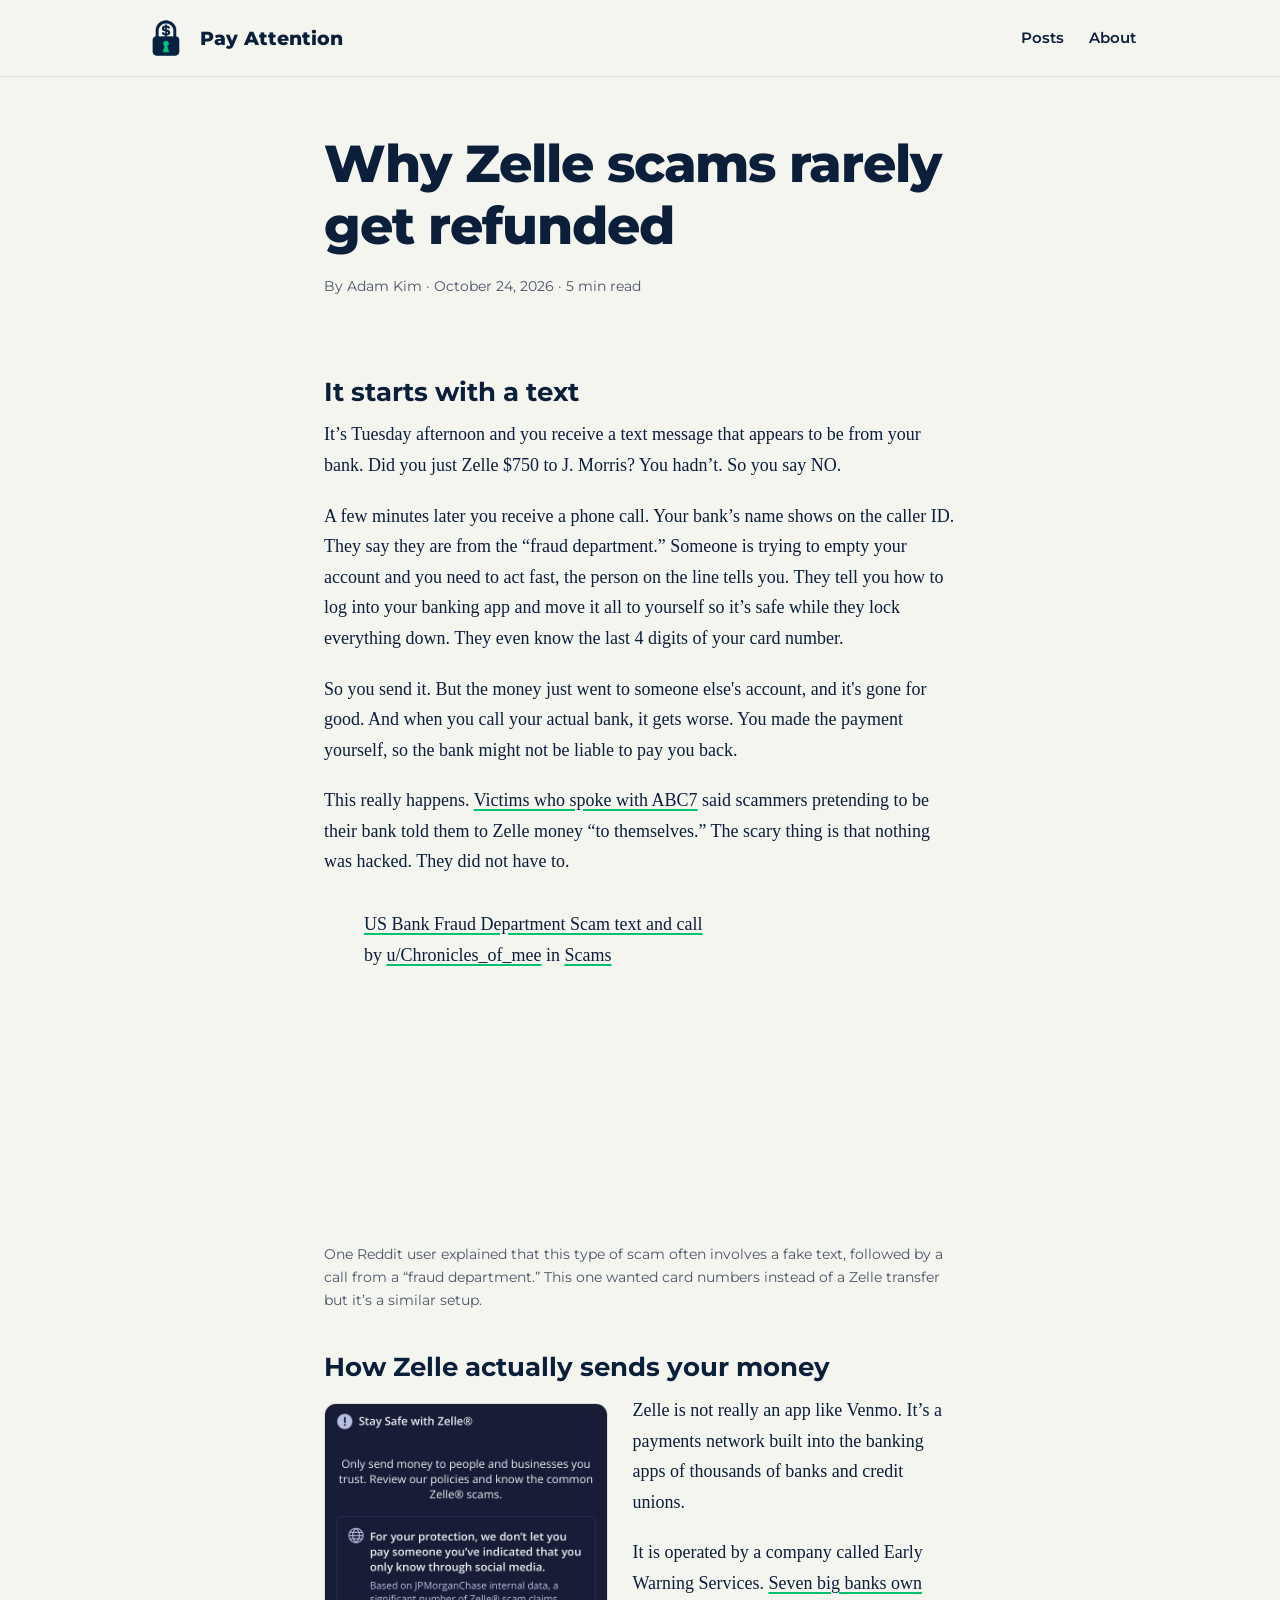
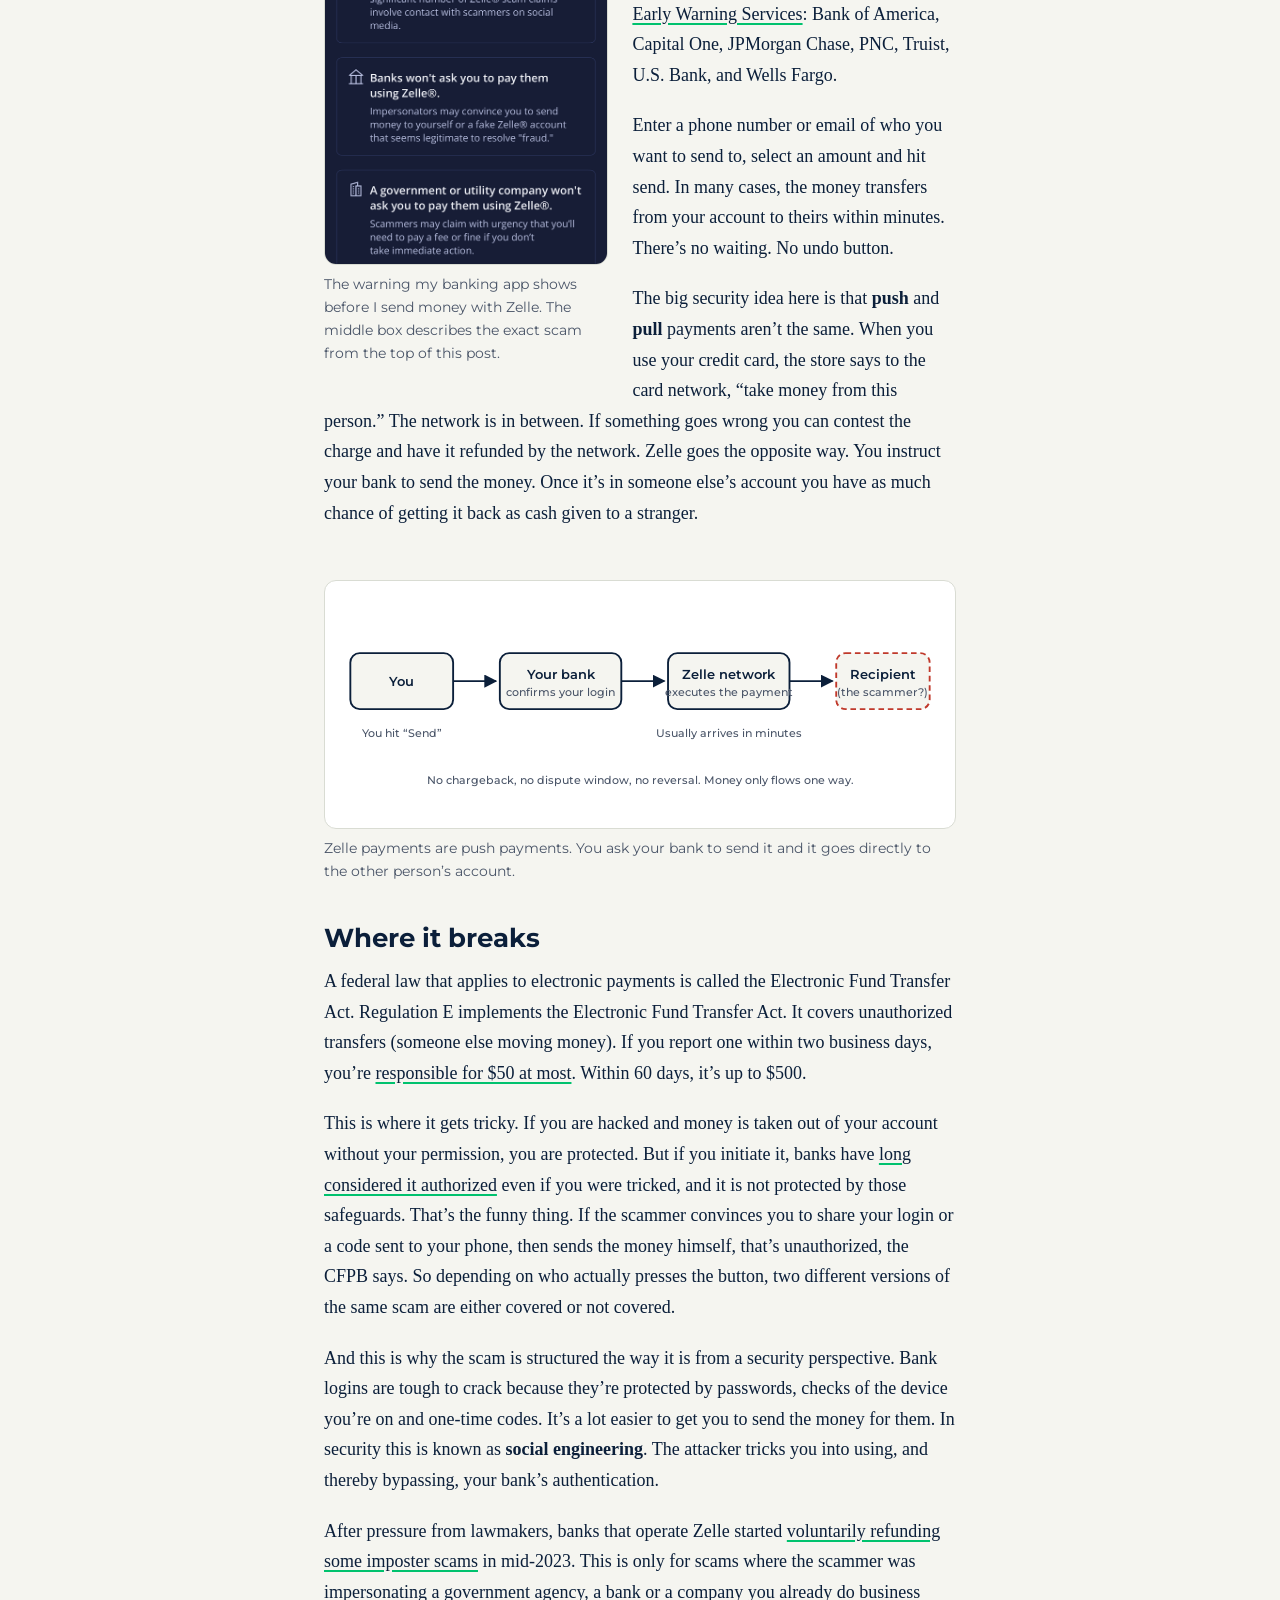
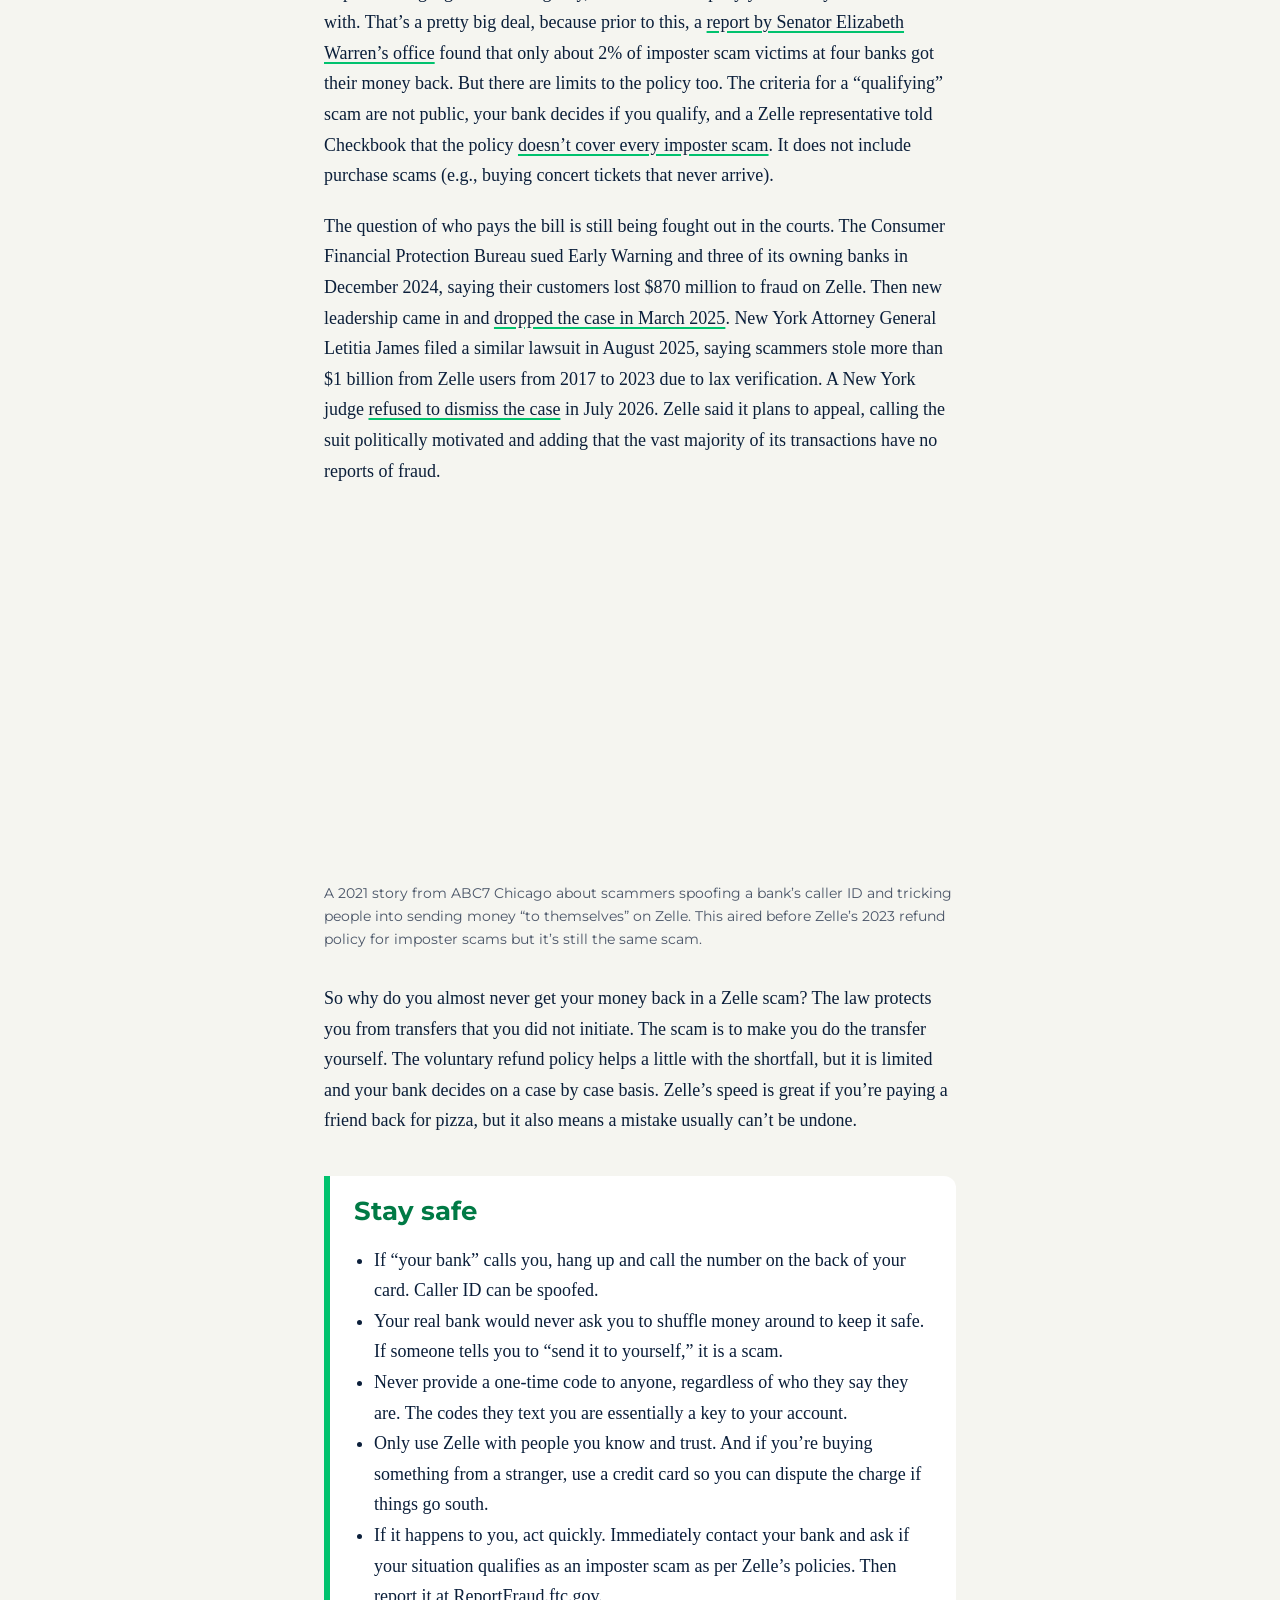
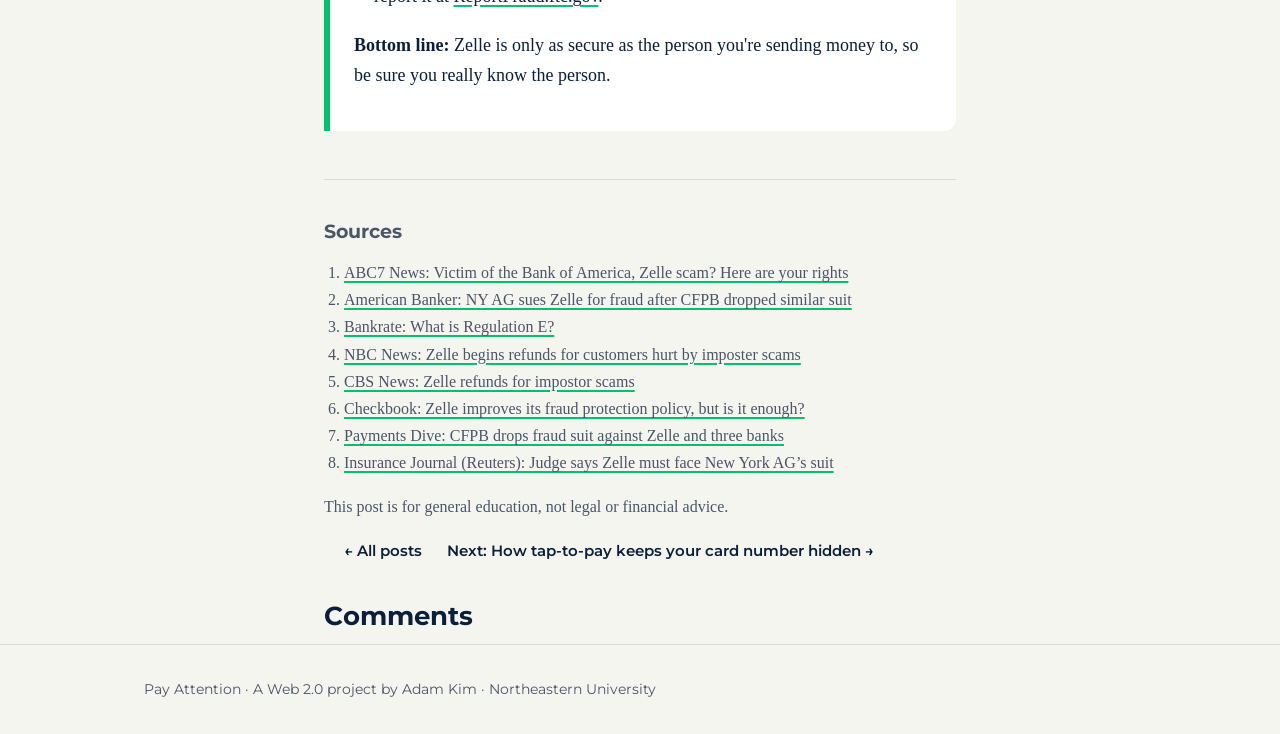
<file: posts/zelle-scams.html>
<!DOCTYPE html>
<html lang="en">
<head>
  <meta charset="UTF-8">
  <meta name="viewport" content="width=device-width, initial-scale=1">
  <title>Why Zelle scams rarely get refunded | Pay Attention</title>
  <meta name="description" content="Zelle moves money in minutes. Here’s why that speed makes it a favorite of scammers, and why getting your money back is so hard.">
  <link rel="icon" href="../logo.png">
  <link rel="preconnect" href="https://fonts.googleapis.com">
  <link rel="preconnect" href="https://fonts.gstatic.com" crossorigin>
  <link href="https://fonts.googleapis.com/css2?family=Montserrat:wght@500;600;700;800&display=swap" rel="stylesheet">
  <link rel="stylesheet" href="../style.css">
</head>
<body>

  <header class="site-header">
    <div class="wrap">
      <a class="brand" href="../index.html">
        <img src="../logo.png" alt="Pay Attention logo: a navy padlock with a dollar sign in the shackle and a green keyhole">
        Pay Attention
      </a>
      <nav aria-label="Main">
        <a href="../index.html#posts">Posts</a>
        <a href="../index.html#about">About</a>
      </nav>
    </div>
  </header>

  <main class="wrap measure">

    <header class="post-head">
      <h1>Why Zelle scams rarely get refunded</h1>
      <p class="meta">By Adam Kim · October 24, 2026 · 5 min read</p>
    </header>

    <article>

      <h2>It starts with a text</h2>
      <p>It’s Tuesday afternoon and you receive a text message that appears to be from your bank. Did you just Zelle $750 to J. Morris? You hadn’t. So you say NO.</p>
      <p>A few minutes later you receive a phone call. Your bank’s name shows on the caller ID. They say they are from the “fraud department.” Someone is trying to empty your account and you need to act fast, the person on the line tells you. They tell you how to log into your banking app and move it all to yourself so it’s safe while they lock everything down. They even know the last 4 digits of your card number.</p>
      <p>So you send it. But the money just went to someone else's account, and it's gone for good. And when you call your actual bank, it gets worse. You made the payment yourself, so the bank might not be liable to pay you back.</p>
      <p>This really happens. <a href="https://abc7news.com/post/zelle-scam-refunds-bank-of-america-edd-wire-transfer/11126999/">Victims who spoke with ABC7</a> said scammers pretending to be their bank told them to Zelle money “to themselves.” The scary thing is that nothing was hacked. They did not have to.</p>
      <figure>
        <blockquote class="reddit-embed-bq" style="height:316px" data-embed-height="316">
<a href="https://www.reddit.com/r/Scams/comments/1u3qxjf/us_bank_fraud_department_scam_text_and_call/">US Bank Fraud Department Scam text and call</a><br> by
<a href="https://www.reddit.com/user/Chronicles_of_mee/">u/Chronicles_of_mee</a> in
<a href="https://www.reddit.com/r/Scams/">Scams</a>
</blockquote><script async="" src="https://embed.reddit.com/widgets.js" charset="UTF-8"></script>
        <figcaption>One Reddit user explained that this type of scam often involves a fake text, followed by a call from a “fraud department.” This one wanted card numbers instead of a Zelle transfer but it’s a similar setup.</figcaption>
      </figure>

      <h2>How Zelle actually sends your money</h2>

      <figure class="left">
        <img src="zelle-warning.png" alt="Screenshot of a Zelle safety warning in a banking app, saying banks won't ask you to pay them with Zelle and that impersonators may convince you to send money to yourself to resolve fraud">
        <figcaption>The warning my banking app shows before I send money with Zelle. The middle box describes the exact scam from the top of this post.</figcaption>
      </figure>

      <p>Zelle is not really an app like Venmo. It’s a payments network built into the banking apps of thousands of banks and credit unions.</p>
      <p>It is operated by a company called Early Warning Services. <a href="https://www.americanbanker.com/news/ny-ag-sues-zelle-for-fraud-after-cfpb-dropped-similar-suit">Seven big banks own Early Warning Services</a>: Bank of America, Capital One, JPMorgan Chase, PNC, Truist, U.S. Bank, and Wells Fargo.</p>
      <p>Enter a phone number or email of who you want to send to, select an amount and hit send. In many cases, the money transfers from your account to theirs within minutes. There’s no waiting. No undo button.</p>
      <p>The big security idea here is that <strong>push</strong> and <strong>pull</strong> payments aren’t the same. When you use your credit card, the store says to the card network, “take money from this person.” The network is in between. If something goes wrong you can contest the charge and have it refunded by the network. Zelle goes the opposite way. You instruct your bank to send the money. Once it’s in someone else’s account you have as much chance of getting it back as cash given to a stranger.</p>

      <div class="clear"></div>


      <figure>
        <div class="diagram">
          <svg viewBox="0 0 640 230" role="img" aria-labelledby="diagram-title diagram-desc">
            <title id="diagram-title">How a Zelle payment moves</title>
            <desc id="diagram-desc">You tell your bank to send money. Your bank verifies your login, and the Zelle network processes the payment to the recipient’s account, usually within minutes. There is no reversal step.</desc>
            <defs>
              <marker id="arrowhead" viewBox="0 0 10 10" refX="9" refY="5" markerWidth="7" markerHeight="7" orient="auto-start-reverse">
                <path class="arrowhead" d="M0,0 L10,5 L0,10 z"/>
              </marker>
            </defs>
            <rect class="box" x="10" y="60" width="110" height="60" rx="10"/>
            <text x="65" y="95" text-anchor="middle">You</text>
            <rect class="box" x="170" y="60" width="130" height="60" rx="10"/>
            <text x="235" y="88" text-anchor="middle">Your bank</text>
            <text x="235" y="106" text-anchor="middle" class="small">confirms your login</text>
            <rect class="box" x="350" y="60" width="130" height="60" rx="10"/>
            <text x="415" y="88" text-anchor="middle">Zelle network</text>
            <text x="415" y="106" text-anchor="middle" class="small">executes the payment</text>
            <rect class="box-scam" x="530" y="60" width="100" height="60" rx="10"/>
            <text x="580" y="88" text-anchor="middle">Recipient</text>
            <text x="580" y="106" text-anchor="middle" class="small">(the scammer?)</text>
            <line class="arrow" x1="120" y1="90" x2="166" y2="90"/>
            <line class="arrow" x1="300" y1="90" x2="346" y2="90"/>
            <line class="arrow" x1="480" y1="90" x2="526" y2="90"/>
            <text x="65" y="150" text-anchor="middle" class="small">You hit “Send”</text>
            <text x="415" y="150" text-anchor="middle" class="small">Usually arrives in minutes</text>
            <text x="320" y="200" text-anchor="middle" class="small">No chargeback, no dispute window, no reversal. Money only flows one way.</text>
          </svg>
        </div>
        <figcaption>Zelle payments are push payments. You ask your bank to send it and it goes directly to the other person’s account.</figcaption>
      </figure>

      <h2>Where it breaks</h2>
      <p>A federal law that applies to electronic payments is called the Electronic Fund Transfer Act. Regulation E implements the Electronic Fund Transfer Act. It covers unauthorized transfers (someone else moving money). If you report one within two business days, you’re <a href="https://www.bankrate.com/banking/checking/regulation-e">responsible for $50 at most</a>. Within 60 days, it’s up to $500.</p>
      <p>This is where it gets tricky. If you are hacked and money is taken out of your account without your permission, you are protected. But if you initiate it, banks have <a href="https://www.bankrate.com/banking/checking/regulation-e">long considered it authorized</a> even if you were tricked, and it is not protected by those safeguards. That’s the funny thing. If the scammer convinces you to share your login or a code sent to your phone, then sends the money himself, that’s unauthorized, the CFPB says. So depending on who actually presses the button, two different versions of the same scam are either covered or not covered.</p>
      <p>And this is why the scam is structured the way it is from a security perspective. Bank logins are tough to crack because they’re protected by passwords, checks of the device you’re on and one-time codes. It’s a lot easier to get you to send the money for them. In security this is known as <strong>social engineering</strong>. The attacker tricks you into using, and thereby bypassing, your bank’s authentication.</p>
      <p>After pressure from lawmakers, banks that operate Zelle started <a href="https://www.nbcnews.com/business/personal-finance/zelle-refunds-customers-hurt-by-imposter-scams-rcna124957">voluntarily refunding some imposter scams</a> in mid-2023. This is only for scams where the scammer was impersonating a government agency, a bank or a company you already do business with. That’s a pretty big deal, because prior to this, a <a href="https://www.cbsnews.com/news/zelle-refunds-impostor-scam-banks/">report by Senator Elizabeth Warren’s office</a> found that only about 2% of imposter scam victims at four banks got their money back. But there are limits to the policy too. The criteria for a “qualifying” scam are not public, your bank decides if you qualify, and a Zelle representative told Checkbook that the policy <a href="https://www.checkbook.org/chicago-area/consumers-notebook/articles/Zelle-Improves-Its-Fraud-Protection-Policy-but-Is-It-Enough-7837">doesn’t cover every imposter scam</a>. It does not include purchase scams (e.g., buying concert tickets that never arrive).</p>
      <p>The question of who pays the bill is still being fought out in the courts. The Consumer Financial Protection Bureau sued Early Warning and three of its owning banks in December 2024, saying their customers lost $870 million to fraud on Zelle. Then new leadership came in and <a href="https://www.paymentsdive.com/news/cfpb-drops-fraud-suit-against-zelle-jpmorgan-wells-bank-of-america/741546/">dropped the case in March 2025</a>. New York Attorney General Letitia James filed a similar lawsuit in August 2025, saying scammers stole more than $1 billion from Zelle users from 2017 to 2023 due to lax verification. A New York judge <a href="https://amp.insurancejournal.com/news/east/2026/07/24/878853.htm">refused to dismiss the case</a> in July 2026. Zelle said it plans to appeal, calling the suit politically motivated and adding that the vast majority of its transactions have no reports of fraud.</p>

      <figure>
        <div class="embed">
          <iframe src="https://www.youtube.com/embed/OKyTURdhFXw" title="ABC7 Chicago: Zelle scam victims warn others" allow="accelerometer; autoplay; clipboard-write; encrypted-media; gyroscope; picture-in-picture; web-share" referrerpolicy="strict-origin-when-cross-origin" allowfullscreen></iframe>
        </div>
        <figcaption>A 2021 story from ABC7 Chicago about scammers spoofing a bank’s caller ID and tricking people into sending money “to themselves” on Zelle. This aired before Zelle’s 2023 refund policy for imposter scams but it’s still the same scam.</figcaption>
      </figure>

      <p>So why do you almost never get your money back in a Zelle scam? The law protects you from transfers that you did not initiate. The scam is to make you do the transfer yourself. The voluntary refund policy helps a little with the shortfall, but it is limited and your bank decides on a case by case basis. Zelle’s speed is great if you’re paying a friend back for pizza, but it also means a mistake usually can’t be undone.</p>

      <section class="takeaway">
        <h2>Stay safe</h2>
        <ul>
          <li>If “your bank” calls you, hang up and call the number on the back of your card. Caller ID can be spoofed.</li>
          <li>Your real bank would never ask you to shuffle money around to keep it safe. If someone tells you to “send it to yourself,” it is a scam.</li>
          <li>Never provide a one-time code to anyone, regardless of who they say they are. The codes they text you are essentially a key to your account.</li>
          <li>Only use Zelle with people you know and trust. And if you’re buying something from a stranger, use a credit card so you can dispute the charge if things go south.</li>
          <li>If it happens to you, act quickly. Immediately contact your bank and ask if your situation qualifies as an imposter scam as per Zelle’s policies. Then report it at <a href="https://reportfraud.ftc.gov">ReportFraud.ftc.gov</a>.</li>
        </ul>
        <p><strong>Bottom line:</strong> Zelle is only as secure as the person you're sending money to, so be sure you really know the person.</p>
      </section>

      <div class="sources">
        <h3>Sources</h3>
        <ol>
          <li><a href="https://abc7news.com/post/zelle-scam-refunds-bank-of-america-edd-wire-transfer/11126999/">ABC7 News: Victim of the Bank of America, Zelle scam? Here are your rights</a></li>
          <li><a href="https://www.americanbanker.com/news/ny-ag-sues-zelle-for-fraud-after-cfpb-dropped-similar-suit">American Banker: NY AG sues Zelle for fraud after CFPB dropped similar suit</a></li>
          <li><a href="https://www.bankrate.com/banking/checking/regulation-e">Bankrate: What is Regulation E?</a></li>
          <li><a href="https://www.nbcnews.com/business/personal-finance/zelle-refunds-customers-hurt-by-imposter-scams-rcna124957">NBC News: Zelle begins refunds for customers hurt by imposter scams</a></li>
          <li><a href="https://www.cbsnews.com/news/zelle-refunds-impostor-scam-banks/">CBS News: Zelle refunds for impostor scams</a></li>
          <li><a href="https://www.checkbook.org/chicago-area/consumers-notebook/articles/Zelle-Improves-Its-Fraud-Protection-Policy-but-Is-It-Enough-7837">Checkbook: Zelle improves its fraud protection policy, but is it enough?</a></li>
          <li><a href="https://www.paymentsdive.com/news/cfpb-drops-fraud-suit-against-zelle-jpmorgan-wells-bank-of-america/741546/">Payments Dive: CFPB drops fraud suit against Zelle and three banks</a></li>
          <li><a href="https://amp.insurancejournal.com/news/east/2026/07/24/878853.htm">Insurance Journal (Reuters): Judge says Zelle must face New York AG’s suit</a></li>
        </ol>
        <p>This post is for general education, not legal or financial advice.</p>
      </div>

      <nav class="post-nav" aria-label="More posts">
        <a href="../index.html#posts">← All posts</a>
        <a href="tap-to-pay.html">Next: How tap-to-pay keeps your card number hidden →</a>
      </nav>

      <section class="comments">
	<h2>Comments</h2>
	    <script src="https://giscus.app/client.js"
        data-repo="KimAdam24/pay-attention"
        data-repo-id="R_kgDOVdtPqw"
        data-category="Announcements"
        data-category-id="DIC_kwDOVdtPq84DKa3u"
        data-mapping="pathname"
        data-strict="0"
        data-reactions-enabled="1"
        data-emit-metadata="0"
        data-input-position="bottom"
        data-theme="preferred_color_scheme"
        data-lang="en"
        data-loading="lazy"
        crossorigin="anonymous"
        async>
</script>
      </section>

    </article>
  </main>

  <footer class="site-footer">
    <div class="wrap">Pay Attention · A Web 2.0 project by Adam Kim · Northeastern University</div>
  </footer>

</body>
</html>
</file>
<file: style.css>
/* Pay Attention — shared styles
   Brand: navy #0B1F3A, off-white #F5F5F0, accent green #00C26E
   Headers: Montserrat (sans) / Body: Georgia (serif) */

:root {
  --navy: #0B1F3A;
  --paper: #F5F5F0;
  --green: #00C26E;
  --green-ink: #007A45;      /* darker green, readable as text on light bg */
  --muted: #4A5568;
  --line: #D9DCD3;
  --surface: #FFFFFF;

  --bg: var(--paper);
  --text: var(--navy);
  --card: var(--surface);

  --sans: "Montserrat", "Helvetica Neue", Arial, sans-serif;
  --serif: Georgia, "Times New Roman", serif;
  color-scheme: light;
}

@media (prefers-color-scheme: dark) {
  :root {
    --bg: #0B1F3A;
    --text: #F5F5F0;
    --card: #13294A;
    --muted: #B8C2D1;
    --line: #2A4268;
    --green-ink: #3FE09A;
    color-scheme: dark;
  }
}

* { box-sizing: border-box; }

html { scroll-behavior: smooth; }
@media (prefers-reduced-motion: reduce) { html { scroll-behavior: auto; } }

body {
  margin: 0;
  background: var(--bg);
  color: var(--text);
  font-family: var(--serif);
  font-size: 1.125rem;
  line-height: 1.7;
}

h1, h2, h3, nav, .sans { font-family: var(--sans); line-height: 1.2; }
h1 { font-size: clamp(2rem, 5vw, 3.25rem); font-weight: 800; margin: 0 0 1rem; letter-spacing: -0.02em; }
h2 { font-size: 1.6rem; font-weight: 700; margin: 2.5rem 0 0.75rem; }
h3 { font-size: 1.2rem; font-weight: 700; margin: 1.5rem 0 0.5rem; }

a { color: inherit; text-decoration-thickness: 2px; text-underline-offset: 3px; text-decoration-color: var(--green); }
a:hover { color: var(--green-ink); }
:focus-visible { outline: 3px solid var(--green); outline-offset: 3px; border-radius: 4px; }

img { max-width: 100%; height: auto; display: block; }

.wrap { max-width: 1040px; margin: 0 auto; padding: 0 1.5rem; }
.measure { max-width: 680px; }

/* Header */
.site-header { border-bottom: 1px solid var(--line); }
.site-header .wrap { display: flex; align-items: center; justify-content: space-between; gap: 1rem; padding-top: 1rem; padding-bottom: 1rem; }
.brand { display: flex; align-items: center; gap: 0.75rem; text-decoration: none; font-family: var(--sans); font-weight: 800; font-size: 1.2rem; }
.brand img { width: 44px; height: 44px; border-radius: 10px; background: var(--paper); }
nav a { font-weight: 600; font-size: 0.95rem; text-decoration: none; margin-left: 1.25rem; }
nav a:hover { text-decoration: underline; text-decoration-color: var(--green); }

/* Homepage hero: the suspicious text message */
.hero { display: grid; grid-template-columns: 1.1fr 0.9fr; gap: 3rem; align-items: center; padding: 4rem 0 3.5rem; }
.hero p.lede { font-size: 1.25rem; color: var(--muted); margin: 0 0 1.5rem; max-width: 34ch; }

.phone { background: var(--card); border: 1px solid var(--line); border-radius: 28px; padding: 1.25rem; max-width: 340px; justify-self: end; width: 100%; }
.phone-top { font-family: var(--sans); font-size: 0.8rem; color: var(--muted); text-align: center; margin-bottom: 1rem; }
.bubble { font-family: var(--sans); font-size: 0.95rem; line-height: 1.45; background: #E4E6EB; color: #0B1F3A; padding: 0.75rem 1rem; border-radius: 18px 18px 18px 4px; margin-bottom: 0.6rem; max-width: 92%; }
.bubble .fake-link { color: #1A56DB; text-decoration: underline; }
.flag { font-family: var(--sans); font-size: 0.85rem; border-left: 4px solid var(--green); padding: 0.4rem 0 0.4rem 0.75rem; margin-top: 1rem; color: var(--text); }

/* Post list */
.posts { padding: 1rem 0 3rem; }
.post-row { display: grid; grid-template-columns: 1fr auto; gap: 1rem; padding: 1.5rem 0; border-top: 1px solid var(--line); align-items: baseline; }
.post-row:last-child { border-bottom: 1px solid var(--line); }
.post-row h3 { margin: 0 0 0.35rem; font-size: 1.3rem; }
.post-row h3 a { text-decoration: none; }
.post-row h3 a:hover { text-decoration: underline; text-decoration-color: var(--green); }
.post-row p { margin: 0; color: var(--muted); }
.status { font-family: var(--sans); font-size: 0.85rem; color: var(--muted); white-space: nowrap; }

.about { padding: 2rem 0 4rem; }

/* Post page */
.post-head { padding: 3.5rem 0 1.5rem; }
.post-head .meta { font-family: var(--sans); font-size: 0.9rem; color: var(--muted); }
article p { margin: 0 0 1.25rem; }
article ul, article ol { padding-left: 1.25rem; }

figure { margin: 2rem 0; }
figure.right { float: right; width: 45%; margin: 0.5rem 0 1rem 1.5rem; }
figure.left  { float: left;  width: 45%; margin: 0.5rem 1.5rem 1rem 0; }
figcaption { font-family: var(--sans); font-size: 0.85rem; color: var(--muted); margin-top: 0.5rem; }
.clear { clear: both; }

.placeholder { background: var(--card); border: 2px dashed var(--line); border-radius: 12px; min-height: 180px; display: grid; place-items: center; padding: 1rem; font-family: var(--sans); font-size: 0.9rem; color: var(--muted); text-align: center; }

.embed { position: relative; aspect-ratio: 16 / 9; }
.embed iframe { position: absolute; inset: 0; width: 100%; height: 100%; border: 0; border-radius: 12px; }

/* The green accent is reserved for the "protect yourself" takeaway */
.takeaway { background: var(--card); border-left: 6px solid var(--green); border-radius: 0 12px 12px 0; padding: 1.25rem 1.5rem; margin: 2.5rem 0; }
.takeaway h2 { margin-top: 0; color: var(--green-ink); }

.sources { font-size: 1rem; color: var(--muted); border-top: 1px solid var(--line); margin-top: 3rem; padding-top: 1rem; }

/* Footer */
.site-footer { border-top: 1px solid var(--line); padding: 2rem 0; font-family: var(--sans); font-size: 0.9rem; color: var(--muted); }

/* Mobile */
@media (max-width: 760px) {
  .hero { grid-template-columns: 1fr; gap: 2rem; padding-top: 2.5rem; }
  .phone { justify-self: start; }
  nav a { margin-left: 0.9rem; }
  figure.right, figure.left { float: none; width: 100%; margin: 1.5rem 0; }
  .post-row { grid-template-columns: 1fr; }
}

/* Inline diagram */
.diagram { background: var(--card); border: 1px solid var(--line); border-radius: 12px; padding: 1rem; overflow-x: auto; }
.diagram svg { display: block; min-width: 560px; width: 100%; height: auto; }
.diagram .box { fill: var(--bg); stroke: var(--text); stroke-width: 2; }
.diagram .box-scam { fill: var(--bg); stroke: #C0392B; stroke-width: 2; stroke-dasharray: 6 4; }
.diagram text { font-family: var(--sans); fill: var(--text); font-size: 14px; font-weight: 600; }
.diagram .small { font-size: 12px; font-weight: 500; fill: var(--muted); }
.diagram .arrow { stroke: var(--text); stroke-width: 2; fill: none; marker-end: url(#arrowhead); }
.diagram .arrowhead { fill: var(--text); }
.callout { font-family: var(--sans); font-size: 1rem; border-left: 4px solid var(--line); padding: 0.25rem 0 0.25rem 1rem; margin: 1.5rem 0; color: var(--muted); }

figure img { border-radius: 12px; }

figure img { border: 1px solid var(--line); }
</file>
